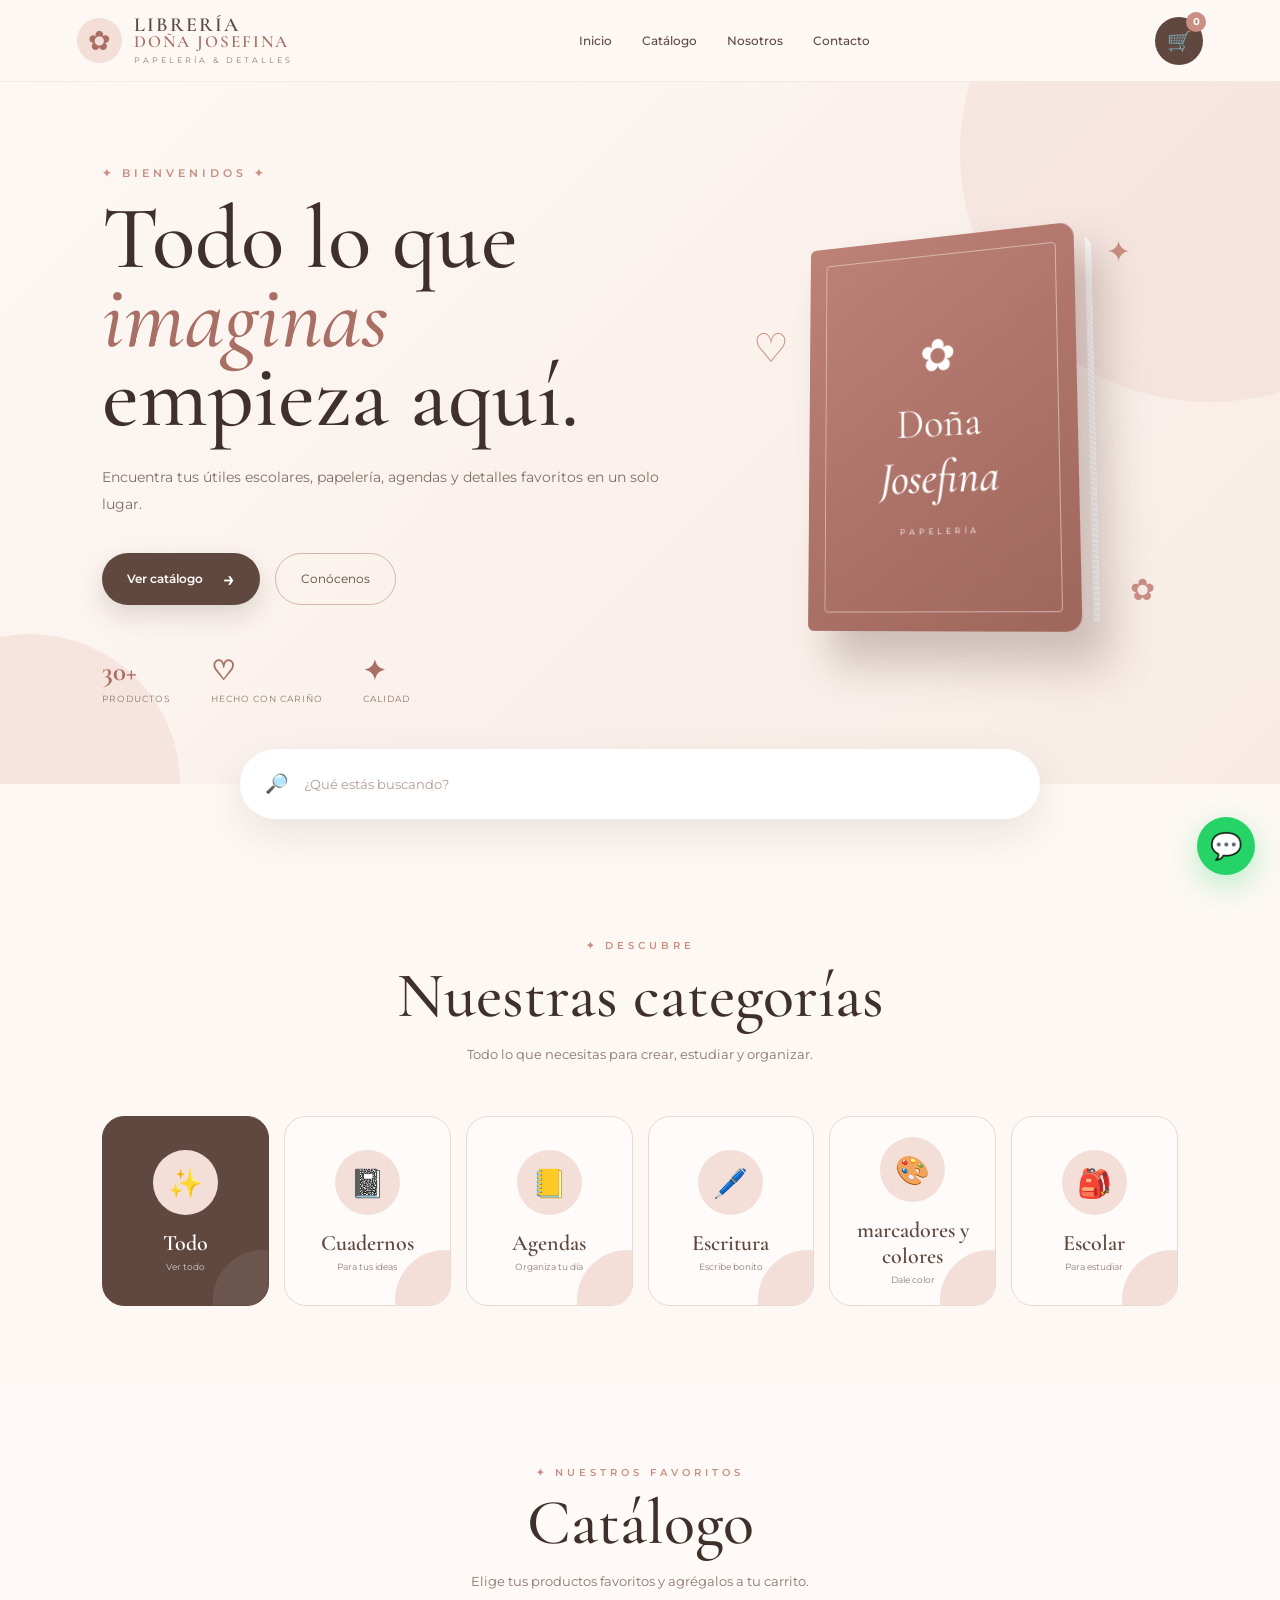
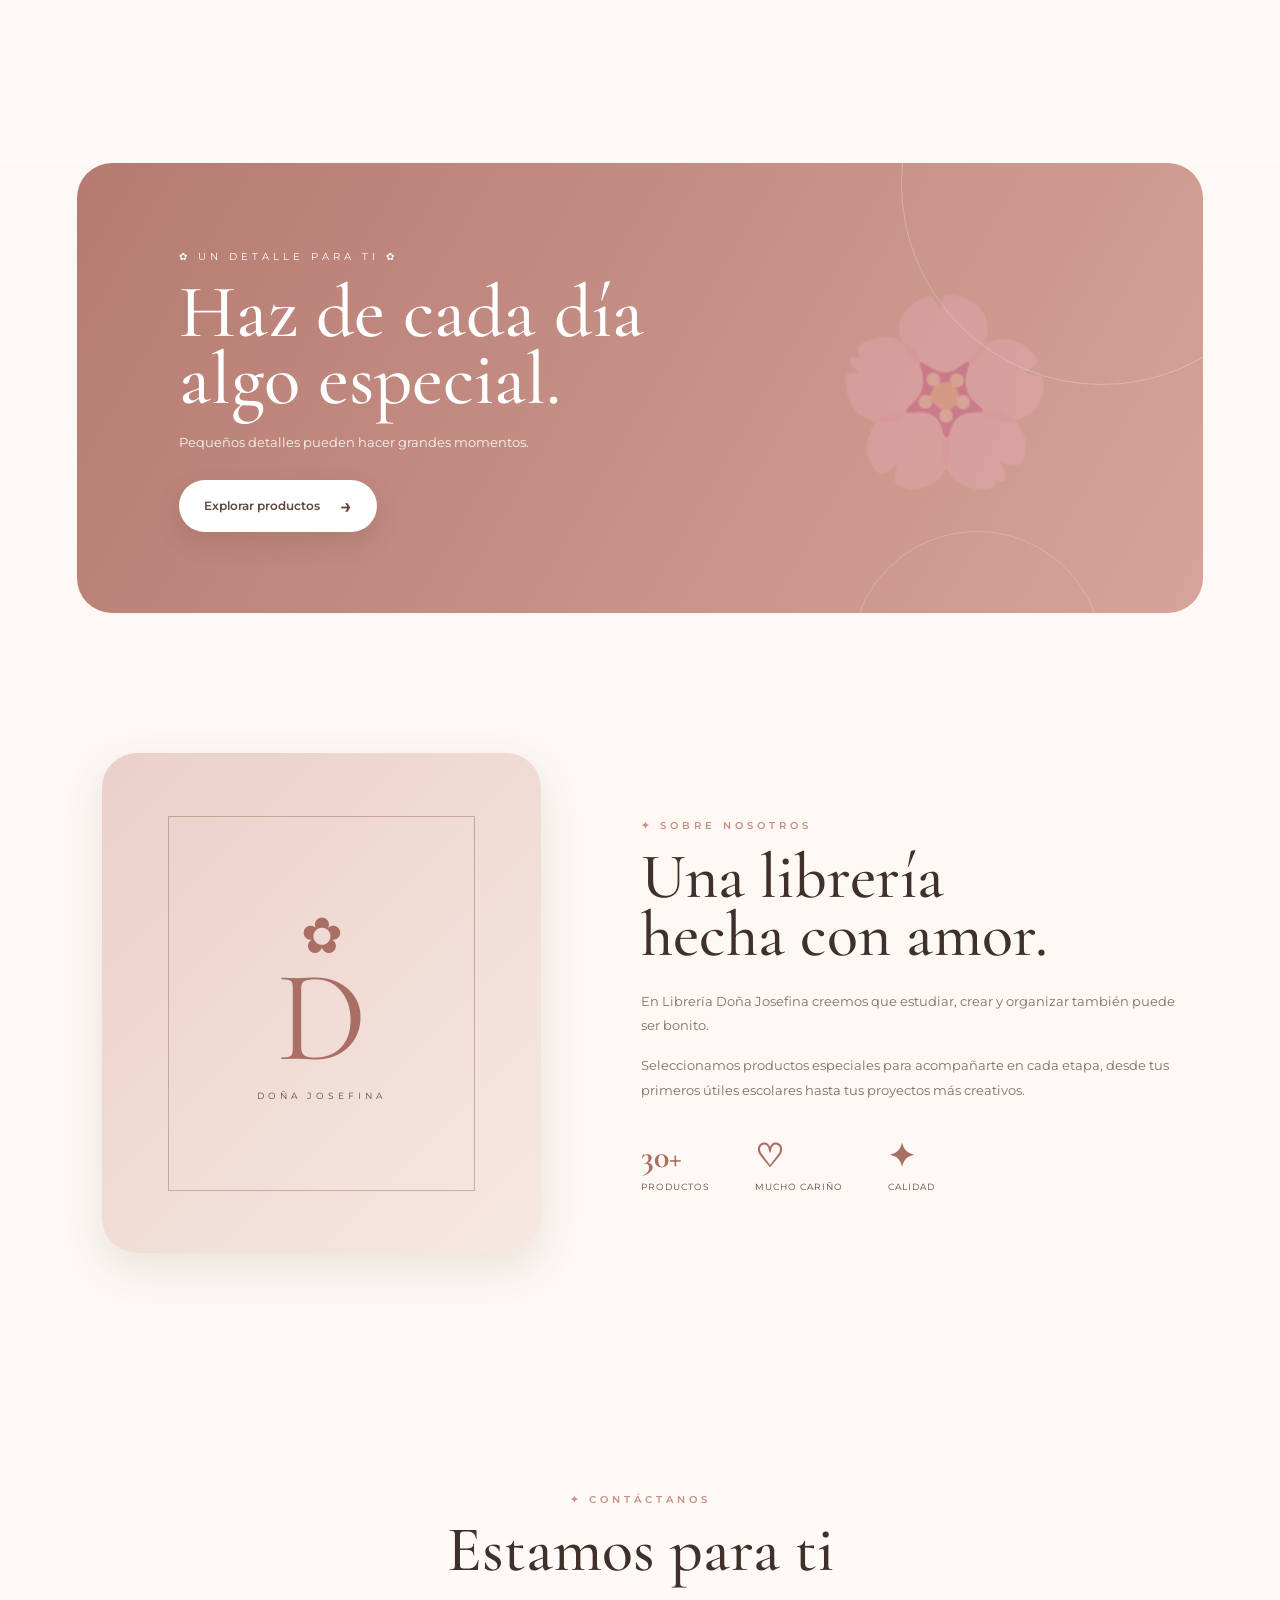
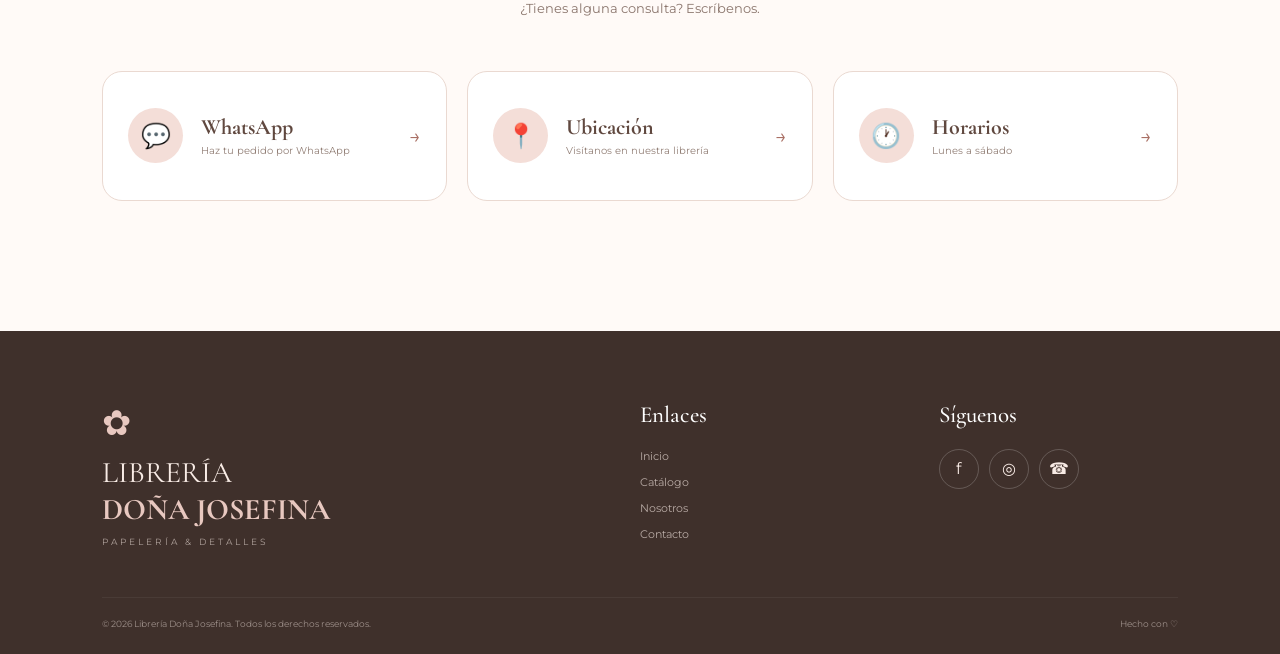
<file: prueba web/index.htm>
<!DOCTYPE html>
<html lang="es">

<head>
    <meta charset="UTF-8">

    <meta
        name="viewport"
        content="width=device-width, initial-scale=1.0"
    >

    <meta
        name="description"
        content="Librería Doña Josefina - Útiles escolares b, agendas, cuadernos y productos aesthetic."
    >

    <title>
        Librería Doña Josefina
    </title>

    <!-- Google Fonts -->
    <link rel="preconnect" href="https://fonts.googleapis.com">

    <link rel="preconnect" href="https://fonts.gstatic.com" crossorigin>

    <link
        href="https://fonts.googleapis.com/css2?family=Cormorant+Garamond:wght@400;500;600;700&family=Montserrat:wght@300;400;500;600;700&display=swap"
        rel="stylesheet"
    >

    <!-- CSS -->
    <link
        rel="stylesheet"
        href="style.css"
    >
</head>

<body>

    <!-- =====================================================
         HEADER
    ====================================================== -->

    <header class="header">

        <div class="logo">

            <span class="logo-flor">
                ✿
            </span>

            <div>

                <h1>
                    LIBRERÍA
                    <span>
                        DOÑA JOSEFINA
                    </span>
                </h1>

                <p>
                    Papelería &amp; Detalles
                </p>

            </div>

        </div>

        <nav class="menu">

            <a href="#inicio">
                Inicio
            </a>

            <a href="productos.html">
                Catálogo
            </a>

            <a href="#nosotros">
                Nosotros
            </a>

            <a href="#contacto">
                Contacto
            </a>

        </nav>

        <button
            class="boton-carrito"
            aria-label="Abrir carrito"
        >

            🛒

            <b>
                0
            </b>

        </button>

    </header>

    <!-- =====================================================
         HERO / INICIO
    ====================================================== -->

    <main>

        <section
            class="hero"
            id="inicio"
        >

            <div class="hero-contenido">

                <span class="etiqueta">
                    ✦ BIENVENIDOS ✦
                </span>

                <h2>

                    Todo lo que
                    <span>
                        imaginas
                    </span>

                    <br>

                    empieza aquí.

                </h2>

                <p>

                    Encuentra tus útiles escolares,
                    papelería, agendas y detalles
                    favoritos en un solo lugar.

                </p>

                <div class="hero-botones">

                    <a
                        href="#catalogo"
                        class="boton-principal"
                    >

                        Ver catálogo

                        <span>
                            →
                        </span>

                    </a>

                    <a
                        href="#nosotros"
                        class="boton-secundario"
                    >

                        Conócenos

                    </a>

                </div>

                <div class="hero-detalles">

                    <div>

                        <strong>
                            30+
                        </strong>

                        <span>
                            Productos
                        </span>

                    </div>

                    <div>

                        <strong>
                            ♡
                        </strong>

                        <span>
                            Hecho con cariño
                        </span>

                    </div>

                    <div>

                        <strong>
                            ✦
                        </strong>

                        <span>
                            Calidad
                        </span>

                    </div>

                </div>

            </div>

            <!-- LIBRO 3D -->

            <div class="hero-visual">

                <div class="decoracion decoracion-1">
                    ✦
                </div>

                <div class="decoracion decoracion-2">
                    ♡
                </div>

                <div class="decoracion decoracion-3">
                    ✿
                </div>

                <div class="libro-3d">

                    <div class="libro-portada">

                        <span>
                            ✿
                        </span>

                        <h3>
                            Doña
                        </h3>

                        <h4>
                            Josefina
                        </h4>

                        <small>
                            PAPELERÍA
                        </small>

                    </div>

                    <div class="libro-hojas">

                    </div>

                    <div class="libro-lomo">

                    </div>

                </div>

            </div>

        </section>

        <!-- =================================================
             BARRA DE BÚSQUEDA
        ================================================== -->

        <section class="buscador-seccion">

            <div class="buscador-contenido">

                <div class="buscador-icono">
                    🔎
                </div>

                <input
                    type="text"
                    placeholder="¿Qué estás buscando?"
                    aria-label="Buscar productos"
                >

            </div>

        </section>

        <!-- =================================================
             CATEGORÍAS
        ================================================== -->

        <section
            class="categorias"
            id="categorias"
        >

            <div class="seccion-titulo">

                <span>
                    ✦ DESCUBRE
                </span>

                <h2>
                    Nuestras categorías
                </h2>

                <p>
                    Todo lo que necesitas para crear,
                    estudiar y organizar.
                </p>

            </div>

            <div class="categorias-grid">

                <button
                    class="categoria-card filtro activo"
                    data-categoria="Todos"
                >

                    <div class="categoria-icono">
                        ✨
                    </div>

                    <h3>
                        Todo
                    </h3>

                    <span>
                        Ver todo
                    </span>

                </button>

                <button
                    class="categoria-card filtro"
                    data-categoria="Cuadernos"
                >

                    <div class="categoria-icono">
                        📓
                    </div>

                    <h3>
                        Cuadernos
                    </h3>

                    <span>
                        Para tus ideas
                    </span>

                </button>

                <button
                    class="categoria-card filtro"
                    data-categoria="Agendas"
                >

                    <div class="categoria-icono">
                        📒
                    </div>

                    <h3>
                        Agendas
                    </h3>

                    <span>
                        Organiza tu día
                    </span>

                </button>

                <button
                    class="categoria-card filtro"
                    data-categoria="Escritura"
                >

                    <div class="categoria-icono">
                        🖊️
                    </div>

                    <h3>
                        Escritura
                    </h3>

                    <span>
                        Escribe bonito
                    </span>

                </button>

                <button
                    class="categoria-card filtro"
                    data-categoria="Colores"
                >

                    <div class="categoria-icono">
                        🎨
                    </div>

                    <h3>
                        marcadores y colores
                    </h3>

                    <span>
                        Dale color
                    </span>

                </button>

                <button
                    class="categoria-card filtro"
                    data-categoria="Escolar"
                >

                    <div class="categoria-icono">
                        🎒
                    </div>

                    <h3>
                        Escolar
                    </h3>

                    <span>
                        Para estudiar
                    </span>

                </button>

            </div>

        </section>

        <!-- =================================================
             CATÁLOGO
        ================================================== -->

        <section
            class="catalogo"
            id="catalogo"
        >

            <div class="seccion-titulo">

                <span>
                    ✦ NUESTROS FAVORITOS
                </span>

                <h2>
                    Catálogo
                </h2>

                <p>
                    Elige tus productos favoritos
                    y agrégalos a tu carrito.
                </p>

            </div>

            <!-- AQUÍ JAVASCRIPT INSERTARÁ LOS PRODUCTOS -->

            <div class="productos">

                <!-- Los 30 productos se generan
                     automáticamente mediante JavaScript -->

            </div>

        </section>

        <!-- =================================================
             BANNER
        ================================================== -->

        <section class="banner">

            <div class="banner-contenido">

                <span>
                    ✿ UN DETALLE PARA TI ✿
                </span>

                <h2>
                    Haz de cada día
                    <br>
                    algo especial.
                </h2>

                <p>
                    Pequeños detalles pueden hacer
                    grandes momentos.
                </p>

                <a
                    href="productos.html"
                    class="boton-principal"
                >

                    Explorar productos

                    <span>
                        →
                    </span>

                </a>

            </div>

            <div class="banner-decoracion">

                🌸

            </div>

        </section>

        <!-- =================================================
             NOSOTROS
        ================================================== -->

        <section
            class="nosotros"
            id="nosotros"
        >

            <div class="nosotros-imagen">

                <div class="marco-decorativo">

                    <span>
                        ✿
                    </span>

                    <strong>
                        D
                    </strong>

                    <small>
                        DOÑA JOSEFINA
                    </small>

                </div>

            </div>

            <div class="nosotros-contenido">

                <span>
                    ✦ SOBRE NOSOTROS
                </span>

                <h2>
                    Una librería
                    <br>
                    hecha con amor.
                </h2>

                <p>

                    En Librería Doña Josefina
                    creemos que estudiar, crear y
                    organizar también puede ser bonito.

                </p>

                <p>

                    Seleccionamos productos especiales
                    para acompañarte en cada etapa,
                    desde tus primeros útiles escolares
                    hasta tus proyectos más creativos.

                </p>

                <div class="nosotros-datos">

                    <div>

                        <strong>
                            30+
                        </strong>

                        <span>
                            Productos
                        </span>

                    </div>

                    <div>

                        <strong>
                            ♡
                        </strong>

                        <span>
                            Mucho cariño
                        </span>

                    </div>

                    <div>

                        <strong>
                            ✦
                        </strong>

                        <span>
                            Calidad
                        </span>

                    </div>

                </div>

            </div>

        </section>

        <!-- =================================================
             CONTACTO
        ================================================== -->

        <section
            class="contacto"
            id="contacto"
        >

            <div class="seccion-titulo">

                <span>
                    ✦ CONTÁCTANOS
                </span>

                <h2>
                    Estamos para ti
                </h2>

                <p>
                    ¿Tienes alguna consulta?
                    Escríbenos.
                </p>

            </div>

            <div class="contacto-grid">

                <a
                    href="https://wa.me/59168575636"
                    target="_blank"
                    class="contacto-card whatsapp"
                >

                    <div class="contacto-icono">
                        💬
                    </div>

                    <div>

                        <h3>
                            WhatsApp
                        </h3>

                        <p>
                            Haz tu pedido por WhatsApp
                        </p>

                    </div>

                    <span>
                        →
                    </span>

                </a>

                <div class="contacto-card">

                    <div class="contacto-icono">
                        📍
                    </div>

                    <div>

                        <h3>
                            Ubicación
                        </h3>

                        <p>
                            Visítanos en nuestra librería
                        </p>

                    </div>

                    <span>
                        →
                    </span>

                </div>

                <div class="contacto-card">

                    <div class="contacto-icono">
                        🕐
                    </div>

                    <div>

                        <h3>
                            Horarios
                        </h3>

                        <p>
                            Lunes a sábado
                        </p>

                    </div>

                    <span>
                        →
                    </span>

                </div>

            </div>

        </section>

    </main>

    <!-- =====================================================
         FOOTER
    ====================================================== -->

    <footer class="footer">

        <div class="footer-contenido">

            <div class="footer-logo">

                <span>
                    ✿
                </span>

                <h2>
                    LIBRERÍA
                    <strong>
                        DOÑA JOSEFINA
                    </strong>
                </h2>

                <p>
                    Papelería &amp; Detalles
                </p>

            </div>

            <div class="footer-links">

                <h3>
                    Enlaces
                </h3>

                <a href="#inicio">
                    Inicio
                </a>

                <a href="#catalogo">
                    Catálogo
                </a>

                <a href="#nosotros">
                    Nosotros
                </a>

                <a href="#contacto">
                    Contacto
                </a>

            </div>

            <div class="footer-social">

                <h3>
                    Síguenos
                </h3>

                <div>

                    <a
                        href="#"
                        aria-label="Facebook"
                    >
                        f
                    </a>

                    <a
                        href="#"
                        aria-label="Instagram"
                    >
                        ◎
                    </a>

                    <a
                        href="https://wa.me/59168575636"
                        target="_blank"
                        aria-label="WhatsApp"
                    >
                        ☎
                    </a>

                </div>

            </div>

        </div>

        <div class="footer-bottom">

            <p>
                © 2026 Librería Doña Josefina.
                Todos los derechos reservados.
            </p>

            <p>
                Hecho con ♡
            </p>

        </div>

    </footer>

    <!-- =====================================================
         CARRITO
    ====================================================== -->

    <div
        class="fondo-carrito"
        aria-hidden="true"
    >

        <aside class="carrito">

            <div class="carrito-header">

                <div>

                    <span>
                        ✦ TU COMPRA
                    </span>

                    <h2>
                        Mi carrito
                    </h2>

                </div>

                <button
                    class="cerrar-carrito"
                    aria-label="Cerrar carrito"
                >

                    ×

                </button>

            </div>

            <div class="productos-carrito">

                <!-- JavaScript colocará
                     los productos aquí -->

            </div>

            <div class="carrito-footer">

                <div class="carrito-total">

                    <span>
                        Total
                    </span>

                    <strong id="totalCarrito">
                        Bs. 0.00
                    </strong>

                </div>

                <button
                    class="boton-comprar"
                >

                    💬 Comprar por WhatsApp

                </button>

                <button
                    class="boton-vaciar"
                >

                    Vaciar carrito

                </button>

            </div>

        </aside>

    </div>

    <!-- =====================================================
         BOTÓN VOLVER ARRIBA
    ====================================================== -->

    <button
        class="volver-arriba"
        aria-label="Volver arriba"
    >

        ↑

    </button>

    <!-- =====================================================
         BOTÓN WHATSAPP FLOTANTE
    ====================================================== -->

    <a
        href="https://wa.me/59168575636"
        target="_blank"
        class="whatsapp-flotante"
        aria-label="Contactar por WhatsApp"
    >

        💬

    </a>

    <script src="script.js"></script>
    <script src="pro.js"></script>
</body>
</html>
</file>
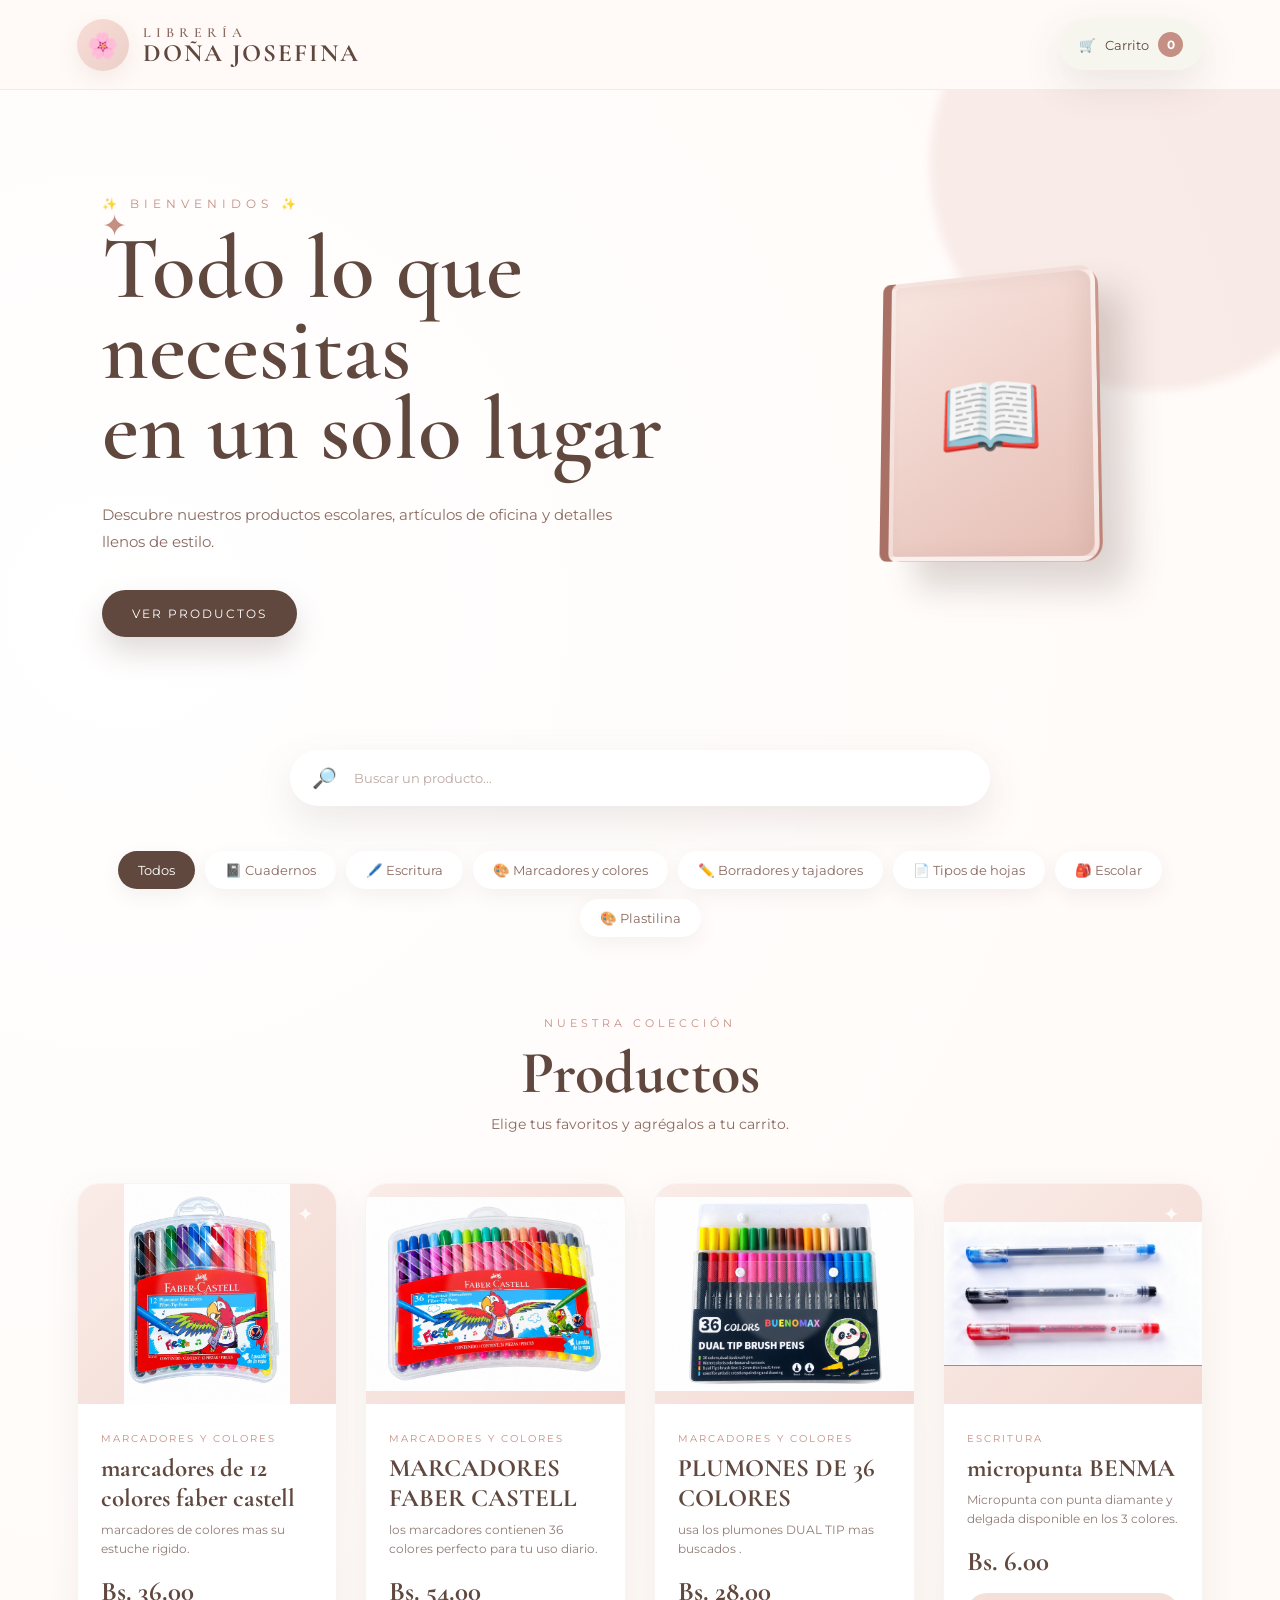
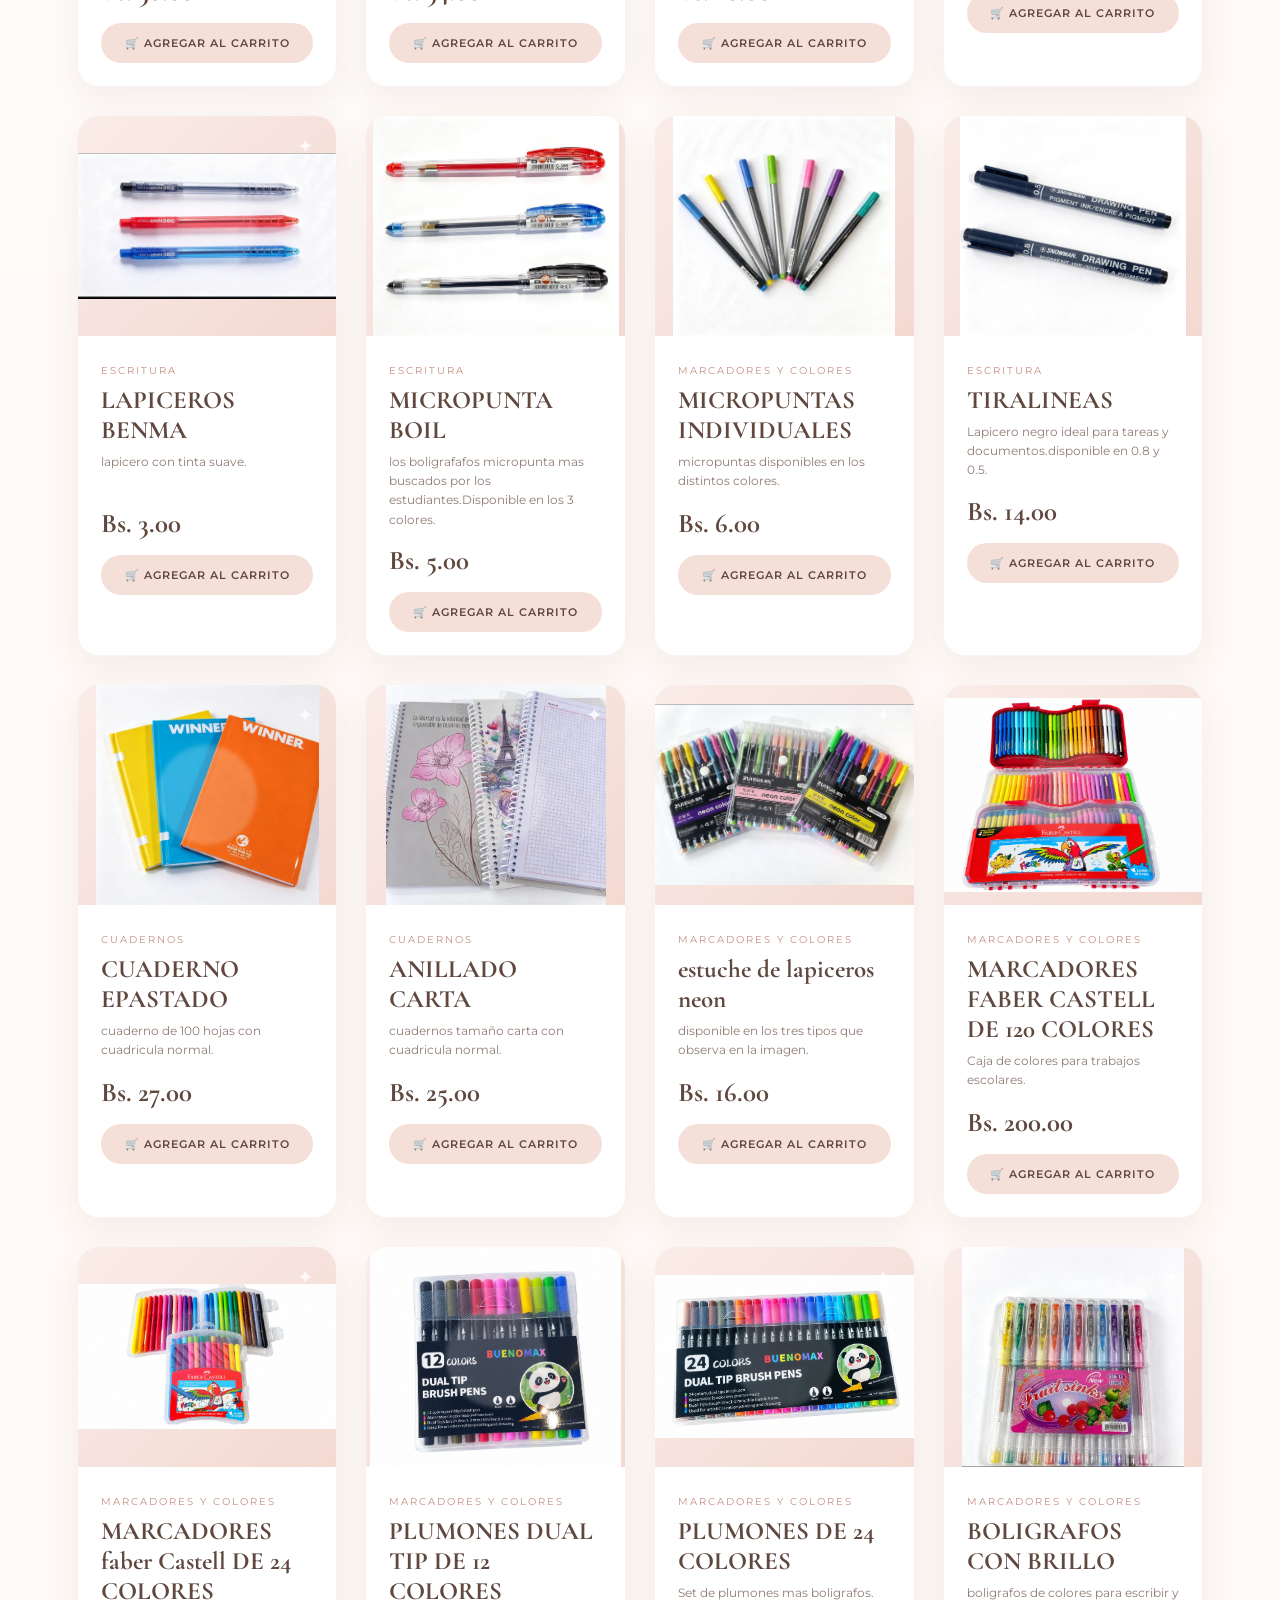
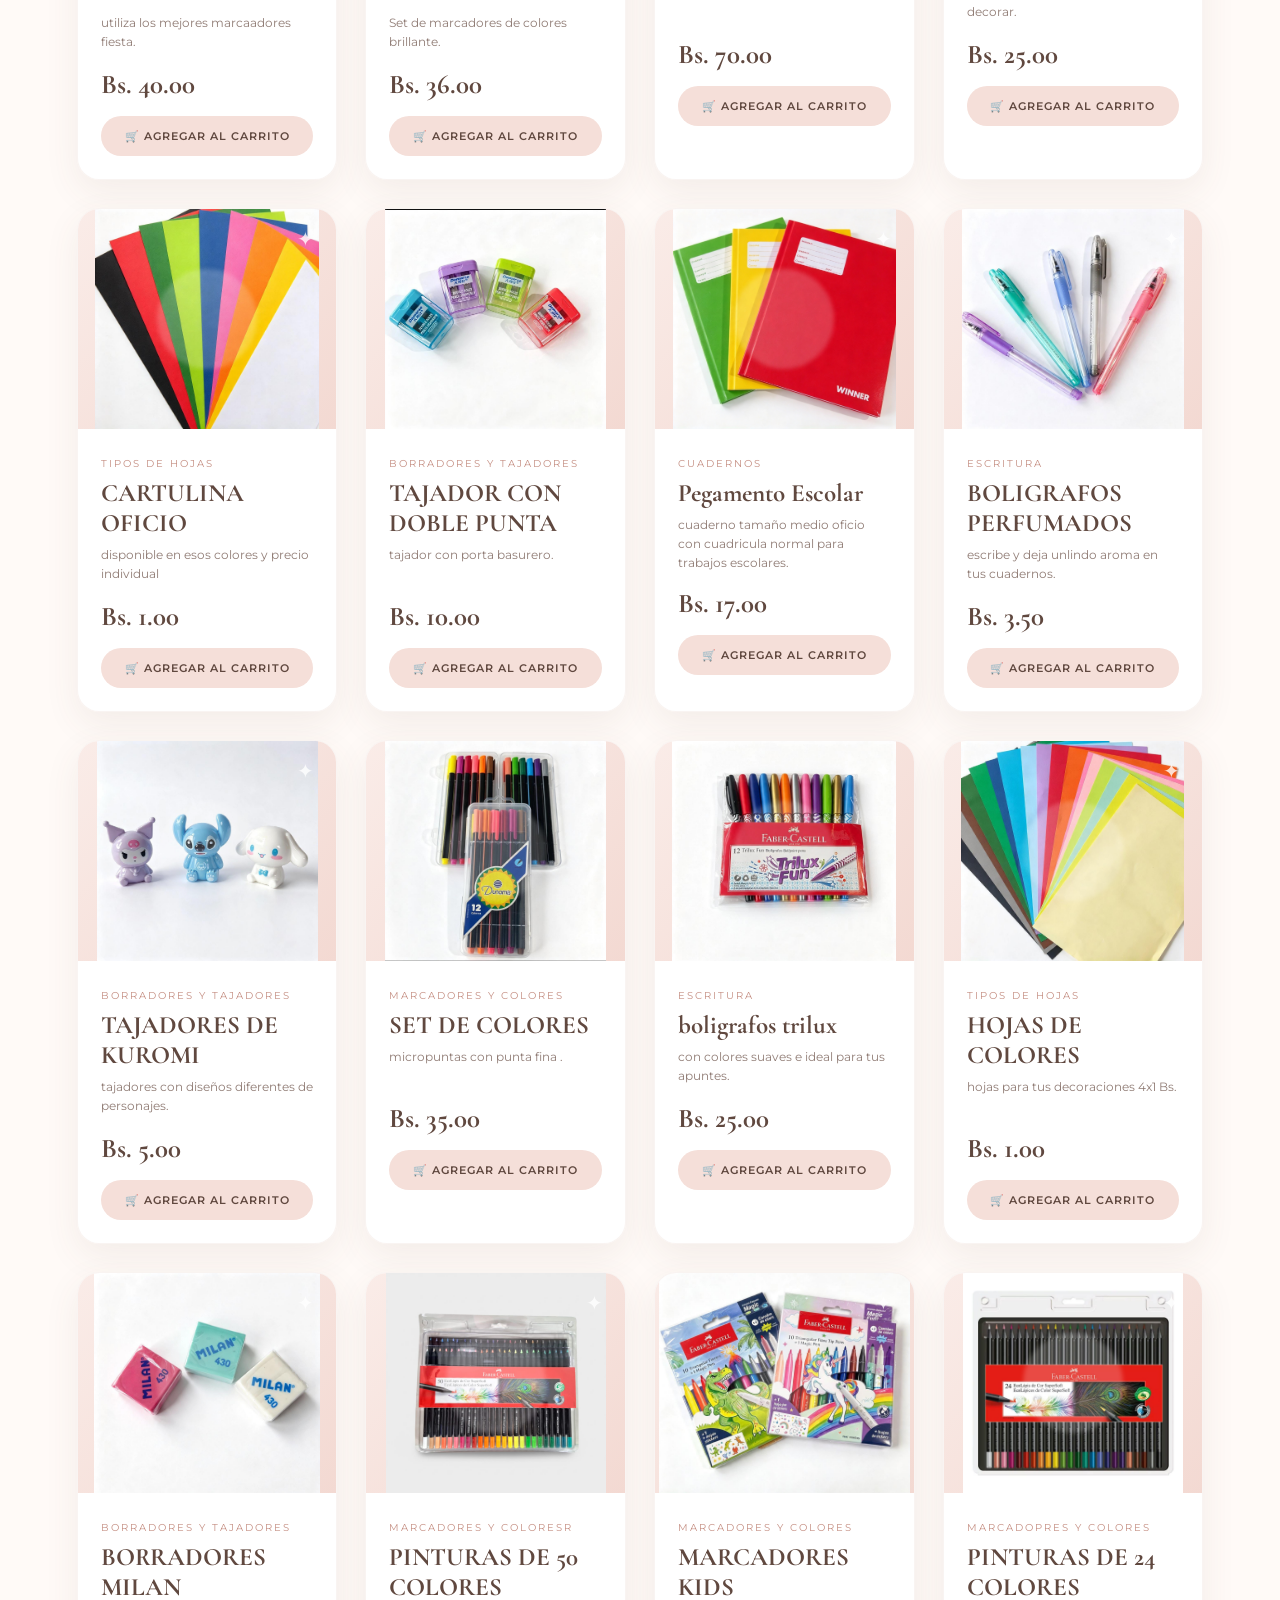
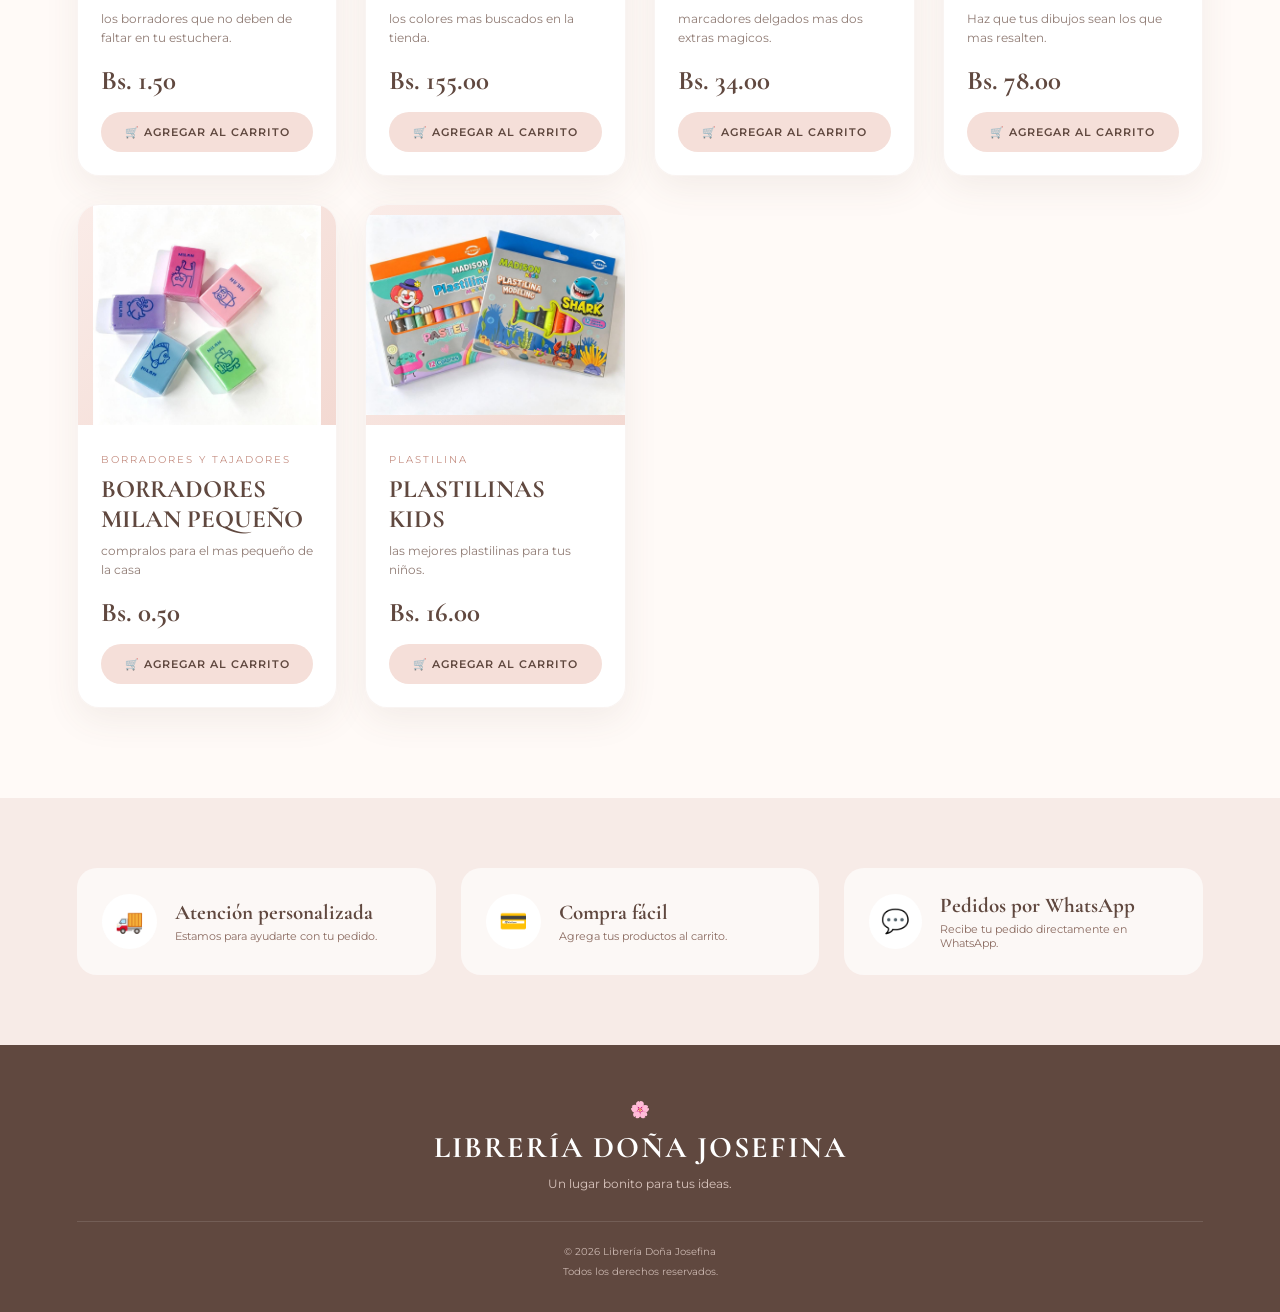
<file: prueba web/productos.html>
<!DOCTYPE html>
<html lang="es">

<head>
    <meta charset="UTF-8">

    <meta name="viewport"
          content="width=device-width, initial-scale=1.0">

    <title>
        Librería Doña Josefina
    </title>

    <!-- Google Fonts -->
    <link rel="preconnect"
          href="https://fonts.googleapis.com">

    <link rel="preconnect"
          href="https://fonts.gstatic.com"
          crossorigin>

    <link href="https://fonts.googleapis.com/css2?family=Cormorant+Garamond:wght@400;500;600;700&family=Montserrat:wght@300;400;500;600&display=swap"
          rel="stylesheet">

    <!-- CSS -->
    <link rel="stylesheet"
          href="pro.css">
</head>


<body>


    <!-- ==================================================
         ENCABEZADO
    =================================================== -->

    <header class="encabezado">

        <div class="logo">

            <span class="logo-icono">
                🌸
            </span>

            <div>

                <h1>
                    LIBRERÍA
                </h1>

                <h2>
                    DOÑA JOSEFINA
                </h2>

            </div>

        </div>


        <!-- BOTÓN DEL CARRITO -->

        <button
            class="boton-carrito"
            id="abrirCarrito"
            type="button"
        >

            🛒

            <span>
                Carrito
            </span>

            <b id="contadorCarrito">
                0
            </b>

        </button>

    </header>



    <!-- ==================================================
         PRESENTACIÓN
    =================================================== -->

    <section class="hero">

        <div class="hero-contenido">

            <span class="hero-pequeno">
                ✨ BIENVENIDOS ✨
            </span>

            <h2>
                Todo lo que necesitas
                <br>
                en un solo lugar
            </h2>

            <p>
                Descubre nuestros productos escolares,
                artículos de oficina y detalles
                llenos de estilo.
            </p>

            <a
                href="#productos"
                class="boton-principal"
            >
                VER PRODUCTOS
            </a>

        </div>


        <div class="hero-decoracion">

            <div class="libro-3d">

                <span>
                    📖
                </span>

            </div>

        </div>

    </section>



    <!-- ==================================================
         BUSCADOR
    =================================================== -->

    <section class="zona-buscador">

        <div class="buscador">

            <span>
                🔎
            </span>

            <input
                type="text"
                id="buscador"
                placeholder="Buscar un producto..."
            >

        </div>

    </section>



    <!-- ==================================================
         CATEGORÍAS
    =================================================== -->

    
<section class="categorias">

    <button class="filtro activo" data-categoria="Todos">
        Todos
    </button>

    <button class="filtro" data-categoria="Cuadernos">
        📓 Cuadernos
    </button>

    <button class="filtro" data-categoria="Escritura">
        🖊️ Escritura
    </button>

    <button class="filtro" data-categoria="Marcadores y colores">
        🎨 Marcadores y colores
    </button>

    <button class="filtro" data-categoria="Borradores y tajadores">
        ✏️ Borradores y tajadores
    </button>

    <button class="filtro" data-categoria="Tipos de hojas">
        📄 Tipos de hojas
    </button>
    <button class="filtro" data-categoria="Escolar">
        🎒 Escolar
    </button>

<button class="filtro" data-categoria="Plastilina">
    🎨 Plastilina
</button>

</section>


    <!-- ==================================================
         CATÁLOGO
    =================================================== -->

    <main id="productos"
          class="catalogo">

        <div class="titulo-seccion">

            <span>
                NUESTRA COLECCIÓN
            </span>

            <h2>
                Productos
            </h2>

            <p>
                Elige tus favoritos y agrégalos a tu carrito.
            </p>

        </div>


        <!--
            LOS 30 PRODUCTOS
            SE GENERARÁN AUTOMÁTICAMENTE
            DESDE JAVASCRIPT.
        -->

        <div
            class="productos"
            id="listaProductos"
        >
        </div>

    </main>



    <!-- ==================================================
         CARRITO
    =================================================== -->

    <div
        class="fondo-carrito"
        id="fondoCarrito"
        aria-hidden="true"
    >

        <aside class="carrito">

            <div class="carrito-encabezado">

                <div>

                    <span>
                        TU COMPRA
                    </span>

                    <h2>
                        🛒 Mi carrito
                    </h2>

                </div>


                <button
                    class="cerrar-carrito"
                    id="cerrarCarrito"
                    type="button"
                >
                    ×
                </button>

            </div>



            <!-- PRODUCTOS DEL CARRITO -->

            <div
                class="productos-carrito"
                id="productosCarrito"
            >

                <div class="carrito-vacio">

                    <div>
                        🛒
                    </div>

                    <h3>
                        Tu carrito está vacío
                    </h3>

                    <p>
                        Agrega algunos productos
                        para comenzar tu compra.
                    </p>

                </div>

            </div>



            <!-- TOTAL -->

            <div class="carrito-pie">

                <div class="total">

                    <span>
                        TOTAL
                    </span>

                    <strong id="totalCarrito">
                        Bs. 0.00
                    </strong>

                </div>


                <button
                    class="boton-vaciar"
                    id="vaciarCarrito"
                    type="button"
                >

                    🗑️ Vaciar carrito

                </button>


                <button
                    class="boton-comprar"
                    id="comprarWhatsApp"
                    type="button"
                >

                    💬 Comprar por WhatsApp

                </button>

            </div>

        </aside>

    </div>



    <!-- ==================================================
         INFORMACIÓN
    =================================================== -->

    <section class="informacion">

        <div class="informacion-card">

            <span>
                🚚
            </span>

            <div>

                <h3>
                    Atención personalizada
                </h3>

                <p>
                    Estamos para ayudarte con tu pedido.
                </p>

            </div>

        </div>


        <div class="informacion-card">

            <span>
                💳
            </span>

            <div>

                <h3>
                    Compra fácil
                </h3>

                <p>
                    Agrega tus productos al carrito.
                </p>

            </div>

        </div>


        <div class="informacion-card">

            <span>
                💬
            </span>

            <div>

                <h3>
                    Pedidos por WhatsApp
                </h3>

                <p>
                    Recibe tu pedido directamente en WhatsApp.
                </p>

            </div>

        </div>

    </section>



    <!-- ==================================================
         PIE DE PÁGINA
    =================================================== -->

    <footer class="footer">

        <div class="footer-logo">

            🌸

            <h2>
                LIBRERÍA DOÑA JOSEFINA
            </h2>

            <p>
                Un lugar bonito para tus ideas.
            </p>

        </div>


        <div class="footer-derechos">

            <p>
                © 2026 Librería Doña Josefina
            </p>

            <p>
                Todos los derechos reservados.
            </p>

        </div>

    </footer>



    <!-- ==================================================
         BOTÓN VOLVER ARRIBA
    =================================================== -->

    <button
        class="volver-arriba"
        id="volverArriba"
        type="button"
    >
        ↑
    </button>

    <script src="pro.js"></script>

</body>
</html>
</file>
<file: prueba web/style.css>
/* =========================================================
   LIBRERÍA DOÑA JOSEFINA
   ESTILOS CSS
========================================================= */

/* =========================================================
   1. VARIABLES
========================================================= */

:root {

    --crema: #fdf8f4;
    --crema-2: #f8eee8;
    --rosa: #e8c8c0;
    --rosa-claro: #f4ded8;
    --rosa-fuerte: #c98f83;
    --terracota: #a96f64;
    --marron: #60483f;
    --marron-oscuro: #3f302b;
    --blanco: #ffffff;
    --verde: #6f9d7a;

    --sombra:
        0 15px 40px rgba(96, 72, 63, 0.12);

    --sombra-fuerte:
        0 25px 60px rgba(96, 72, 63, 0.20);

    --radio: 22px;

    --transicion:
        all 0.35s ease;

}

/* =========================================================
   2. RESET
========================================================= */

* {

    margin: 0;

    padding: 0;

    box-sizing: border-box;

}

html {

    scroll-behavior: smooth;

}

body {

    font-family:
        "Montserrat",
        sans-serif;

    background:
        var(--crema);

    color:
        var(--marron);

    overflow-x: hidden;

}

button,
input {

    font-family: inherit;

}

button {

    cursor: pointer;

}

a {

    text-decoration: none;

    color: inherit;

}

/* =========================================================
   3. HEADER
========================================================= */

.header {

    position: sticky;

    top: 0;

    z-index: 1000;

    width: 100%;

    min-height: 82px;

    padding:
        15px 6%;

    display: flex;

    align-items: center;

    justify-content: space-between;

    gap: 30px;

    background:
        rgba(253, 248, 244, 0.92);

    backdrop-filter:
        blur(15px);

    -webkit-backdrop-filter:
        blur(15px);

    border-bottom:
        1px solid rgba(201, 143, 131, 0.15);

}

/* LOGO */

.logo {

    display: flex;

    align-items: center;

    gap: 12px;

}

.logo-flor {

    width: 45px;

    height: 45px;

    display: grid;

    place-items: center;

    border-radius: 50%;

    background:
        var(--rosa-claro);

    color:
        var(--terracota);

    font-size: 27px;

    animation:
        girarSuave 8s linear infinite;

}

.logo h1 {

    font-family:
        "Cormorant Garamond",
        serif;

    font-size: 20px;

    line-height: 0.9;

    letter-spacing: 2px;

    font-weight: 600;

}

.logo h1 span {

    display: block;

    font-size: 17px;

    color:
        var(--terracota);

}

.logo p {

    margin-top: 5px;

    font-size: 8px;

    letter-spacing: 3px;

    text-transform: uppercase;

    color:
        #92766c;

}

/* =========================================================
   4. MENÚ
========================================================= */

.menu {

    display: flex;

    align-items: center;

    gap: 30px;

}

.menu a {

    position: relative;

    font-size: 12px;

    font-weight: 500;

    color:
        var(--marron);

    transition:
        var(--transicion);

}

.menu a::after {

    content: "";

    position: absolute;

    left: 0;

    bottom: -7px;

    width: 0;

    height: 2px;

    border-radius: 10px;

    background:
        var(--rosa-fuerte);

    transition:
        width 0.3s ease;

}

.menu a:hover {

    color:
        var(--rosa-fuerte);

}

.menu a:hover::after {

    width: 100%;

}

/* =========================================================
   5. BOTÓN CARRITO
========================================================= */

.boton-carrito {

    position: relative;

    width: 48px;

    height: 48px;

    border: none;

    border-radius: 50%;

    background:
        var(--marron);

    color:
        white;

    font-size: 20px;

    transition:
        var(--transicion);

}

.boton-carrito:hover {

    transform:
        translateY(-4px)
        rotate(-5deg);

    box-shadow:
        var(--sombra);

}

.boton-carrito b {

    position: absolute;

    top: -5px;

    right: -3px;

    min-width: 20px;

    height: 20px;

    padding: 0 5px;

    display: grid;

    place-items: center;

    border-radius: 50%;

    background:
        var(--rosa-fuerte);

    color: white;

    font-size: 10px;

}

/* =========================================================
   6. HERO
========================================================= */

.hero {

    position: relative;

    min-height: 680px;

    padding:
        80px 8%;

    display: grid;

    grid-template-columns:
        1.1fr 0.9fr;

    align-items: center;

    gap: 50px;

    overflow: hidden;

    background:
        linear-gradient(
            135deg,
            #fdf8f4 0%,
            #f8ebe5 100%
        );

}

.hero::before {

    content: "";

    position: absolute;

    width: 500px;

    height: 500px;

    border-radius: 50%;

    right: -180px;

    top: -180px;

    background:
        rgba(232, 200, 192, 0.28);

}

.hero::after {

    content: "";

    position: absolute;

    width: 300px;

    height: 300px;

    border-radius: 50%;

    left: -120px;

    bottom: -150px;

    background:
        rgba(244, 222, 216, 0.7);

}

/* HERO TEXTO */

.hero-contenido {

    position: relative;

    z-index: 2;

    animation:
        aparecerIzquierda 1s ease both;

}

.etiqueta {

    display: inline-block;

    margin-bottom: 20px;

    color:
        var(--rosa-fuerte);

    font-size: 11px;

    font-weight: 600;

    letter-spacing: 4px;

}

.hero h2 {

    max-width: 700px;

    font-family:
        "Cormorant Garamond",
        serif;

    font-size:
        clamp(55px, 7vw, 100px);

    line-height: 0.88;

    font-weight: 500;

    color:
        var(--marron-oscuro);

}

.hero h2 span {

    color:
        var(--terracota);

    font-style: italic;

}

.hero-contenido > p {

    max-width: 570px;

    margin-top: 28px;

    font-size: 14px;

    line-height: 1.9;

    color:
        #806e66;

}

/* =========================================================
   7. BOTONES HERO
========================================================= */

.hero-botones {

    display: flex;

    align-items: center;

    gap: 15px;

    margin-top: 35px;

}

.boton-principal {

    display: inline-flex;

    align-items: center;

    justify-content: center;

    gap: 20px;

    min-height: 52px;

    padding:
        0 25px;

    border-radius: 50px;

    background:
        var(--marron);

    color:
        white;

    font-size: 12px;

    font-weight: 600;

    transition:
        var(--transicion);

    box-shadow:
        0 10px 25px rgba(96, 72, 63, 0.18);

}

.boton-principal span {

    font-size: 20px;

    transition:
        transform 0.3s ease;

}

.boton-principal:hover {

    background:
        var(--terracota);

    transform:
        translateY(-4px);

    box-shadow:
        0 15px 30px rgba(96, 72, 63, 0.25);

}

.boton-principal:hover span {

    transform:
        translateX(5px);

}

.boton-secundario {

    display: inline-flex;

    align-items: center;

    justify-content: center;

    min-height: 52px;

    padding:
        0 25px;

    border:
        1px solid #d8b5ac;

    border-radius: 50px;

    color:
        var(--marron);

    font-size: 12px;

    transition:
        var(--transicion);

}

.boton-secundario:hover {

    background:
        white;

    transform:
        translateY(-3px);

}

/* =========================================================
   8. DETALLES HERO
========================================================= */

.hero-detalles {

    display: flex;

    gap: 40px;

    margin-top: 50px;

}

.hero-detalles div {

    display: flex;

    flex-direction: column;

    gap: 5px;

}

.hero-detalles strong {

    font-family:
        "Cormorant Garamond",
        serif;

    font-size: 27px;

    color:
        var(--terracota);

}

.hero-detalles span {

    font-size: 9px;

    text-transform: uppercase;

    letter-spacing: 1px;

    color:
        #92766c;

}

/* =========================================================
   9. LIBRO 3D
========================================================= */

.hero-visual {

    position: relative;

    min-height: 500px;

    display: grid;

    place-items: center;

    perspective: 1200px;

    animation:
        aparecerDerecha 1s ease both;

}

.libro-3d {

    position: relative;

    width: 280px;

    height: 390px;

    transform-style:
        preserve-3d;

    transform:
        rotateY(-20deg)
        rotateX(7deg)
        rotateZ(-3deg);

    transition:
        transform 0.5s ease;

    animation:
        flotarLibro 5s ease-in-out infinite;

}

.libro-portada {

    position: absolute;

    inset: 0;

    border-radius:
        6px 15px 15px 6px;

    background:
        linear-gradient(
            145deg,
            #bd8277,
            #9f665c
        );

    box-shadow:
        25px 30px 40px rgba(70, 45, 38, 0.25);

    transform:
        translateZ(25px);

    display: flex;

    flex-direction: column;

    align-items: center;

    justify-content: center;

    color: white;

    text-align: center;

}

.libro-portada::before {

    content: "";

    position: absolute;

    inset: 18px;

    border:
        1px solid rgba(255,255,255,0.45);

    border-radius: 4px;

}

.libro-portada span {

    font-size: 45px;

    margin-bottom: 15px;

}

.libro-portada h3 {

    font-family:
        "Cormorant Garamond",
        serif;

    font-size: 42px;

    font-weight: 400;

}

.libro-portada h4 {

    font-family:
        "Cormorant Garamond",
        serif;

    font-size: 46px;

    font-style: italic;

    font-weight: 500;

}

.libro-portada small {

    margin-top: 20px;

    font-size: 8px;

    letter-spacing: 4px;

}

.libro-hojas {

    position: absolute;

    top: 8px;

    right: -18px;

    width: 28px;

    height: calc(100% - 16px);

    border-radius: 0 5px 5px 0;

    background:
        repeating-linear-gradient(
            to bottom,
            #fff 0px,
            #fff 4px,
            #e8ddd7 5px
        );

    transform:
        rotateY(90deg)
        translateZ(15px);

    transform-origin:
        left center;

}

.libro-lomo {

    position: absolute;

    left: -20px;

    top: 0;

    width: 25px;

    height: 100%;

    border-radius:
        8px 0 0 8px;

    background:
        #805148;

    transform:
        rotateY(-90deg)
        translateZ(5px);

    transform-origin:
        right center;

}

/* =========================================================
   10. DECORACIONES
========================================================= */

.decoracion {

    position: absolute;

    color:
        var(--rosa-fuerte);

    font-size: 30px;

    animation:
        flotar 4s ease-in-out infinite;

}

.decoracion-1 {

    top: 10%;

    right: 10%;

}

.decoracion-2 {

    left: 8%;

    top: 28%;

    font-size: 40px;

    animation-delay: 1s;

}

.decoracion-3 {

    right: 5%;

    bottom: 15%;

    animation-delay: 2s;

}

/* =========================================================
   11. BUSCADOR
========================================================= */

.buscador-seccion {

    position: relative;

    z-index: 5;

    margin-top: -35px;

    padding:
        0 8%;

}

.buscador-contenido {

    max-width: 800px;

    margin: auto;

    min-height: 70px;

    display: flex;

    align-items: center;

    gap: 15px;

    padding:
        0 25px;

    border-radius: 50px;

    background:
        white;

    box-shadow:
        var(--sombra);

}

.buscador-icono {

    font-size: 19px;

}

.buscador-contenido input {

    width: 100%;

    border: none;

    outline: none;

    background: transparent;

    color:
        var(--marron);

    font-size: 13px;

}

.buscador-contenido input::placeholder {

    color:
        #b39c94;

}

/* =========================================================
   12. SECCIONES
========================================================= */

.seccion-titulo {

    text-align: center;

    margin-bottom: 50px;

}

.seccion-titulo > span {

    display: block;

    margin-bottom: 12px;

    color:
        var(--rosa-fuerte);

    font-size: 10px;

    font-weight: 600;

    letter-spacing: 4px;

}

.seccion-titulo h2 {

    font-family:
        "Cormorant Garamond",
        serif;

    font-size:
        clamp(42px, 5vw, 65px);

    line-height: 1;

    font-weight: 500;

    color:
        var(--marron-oscuro);

}

.seccion-titulo p {

    max-width: 550px;

    margin:
        15px auto 0;

    font-size: 13px;

    line-height: 1.8;

    color:
        #8a756c;

}

/* =========================================================
   13. CATEGORÍAS
========================================================= */

.categorias {

    padding:
        120px 8% 80px;

}

.categorias-grid {

    display: grid;

    grid-template-columns:
        repeat(6, 1fr);

    gap: 15px;

}

.categoria-card {

    position: relative;

    min-height: 180px;

    padding: 20px;

    border:
        1px solid #ead9d1;

    border-radius:
        var(--radio);

    background:
        rgba(255,255,255,0.55);

    color:
        var(--marron);

    text-align: center;

    transition:
        var(--transicion);

    overflow: hidden;

}

.categoria-card::before {

    content: "";

    position: absolute;

    width: 100px;

    height: 100px;

    border-radius: 50%;

    right: -45px;

    bottom: -45px;

    background:
        var(--rosa-claro);

    transition:
        transform 0.5s ease;

}

.categoria-card:hover::before {

    transform:
        scale(2);

}

.categoria-card:hover {

    transform:
        translateY(-8px);

    border-color:
        var(--rosa);

    background:
        white;

    box-shadow:
        var(--sombra);

}

.categoria-card.activo {

    background:
        var(--marron);

    color:
        white;

    border-color:
        var(--marron);

}

.categoria-card.activo::before {

    background:
        rgba(255,255,255,0.08);

}

.categoria-icono {

    position: relative;

    z-index: 2;

    width: 65px;

    height: 65px;

    margin:
        0 auto 15px;

    display: grid;

    place-items: center;

    border-radius: 50%;

    background:
        var(--rosa-claro);

    font-size: 28px;

    transition:
        transform 0.4s ease;

}

.categoria-card:hover .categoria-icono {

    transform:
        rotateY(180deg)
        scale(1.08);

}

.categoria-card h3 {

    position: relative;

    z-index: 2;

    font-family:
        "Cormorant Garamond",
        serif;

    font-size: 22px;

    font-weight: 600;

}

.categoria-card span {

    position: relative;

    z-index: 2;

    display: block;

    margin-top: 5px;

    font-size: 9px;

    opacity: 0.7;

}

/* =========================================================
   14. CATÁLOGO
========================================================= */

.catalogo {

    padding:
        80px 8% 120px;

    background:
        #fffaf7;

}

.productos {

    display: grid;

    grid-template-columns:
        repeat(4, 1fr);

    gap: 25px;

}

/* =========================================================
   15. TARJETA PRODUCTO
========================================================= */

.producto {

    position: relative;

    border:
        1px solid #eee0da;

    border-radius:
        var(--radio);

    background:
        white;

    overflow: hidden;

    transition:
        transform 0.4s ease,
        box-shadow 0.4s ease;

    transform-style:
        preserve-3d;

    animation:
        aparecerAbajo 0.6s ease both;

}

.producto:hover {

    box-shadow:
        var(--sombra-fuerte);

}

.producto-imagen {

    height: 220px;

    display: grid;

    place-items: center;

    background:
        linear-gradient(
            135deg,
            #f9e9e4,
            #fdf5f0
        );

    font-size: 80px;

    transition:
        transform 0.4s ease;

}

.producto:hover .producto-imagen {

    transform:
        scale(1.08);

}

.producto-info {

    padding: 22px;

}

.producto-categoria {

    display: inline-block;

    padding:
        5px 10px;

    border-radius: 30px;

    background:
        var(--rosa-claro);

    color:
        var(--terracota);

    font-size: 8px;

    font-weight: 600;

    text-transform: uppercase;

    letter-spacing: 1px;

}

.producto-info h3 {

    margin-top: 12px;

    min-height: 45px;

    font-family:
        "Cormorant Garamond",
        serif;

    font-size: 23px;

    line-height: 1;

    color:
        var(--marron-oscuro);

}

.producto-descripcion {

    min-height: 40px;

    margin-top: 8px;

    font-size: 10px;

    line-height: 1.5;

    color:
        #927f76;

}

.producto-precio {

    margin-top: 15px;

    font-family:
        "Cormorant Garamond",
        serif;

    font-size: 26px;

    font-weight: 700;

    color:
        var(--terracota);

}

.boton-agregar {

    width: 100%;

    min-height: 43px;

    margin-top: 15px;

    border: none;

    border-radius: 50px;

    background:
        var(--marron);

    color:
        white;

    font-size: 10px;

    font-weight: 600;

    transition:
        var(--transicion);

}

.boton-agregar:hover {

    background:
        var(--terracota);

    transform:
        translateY(-3px);

    box-shadow:
        0 8px 20px rgba(96,72,63,0.2);

}

/* =========================================================
   16. PRODUCTOS SIN RESULTADOS
========================================================= */

.sin-productos {

    grid-column:
        1 / -1;

    min-height: 250px;

    display: flex;

    flex-direction: column;

    align-items: center;

    justify-content: center;

    text-align: center;

}

.sin-productos div {

    font-size: 50px;

    margin-bottom: 15px;

}

.sin-productos h3 {

    font-family:
        "Cormorant Garamond",
        serif;

    font-size: 30px;

}

.sin-productos p {

    margin-top: 5px;

    color:
        #927f76;

    font-size: 12px;

}

/* =========================================================
   17. BANNER
========================================================= */

.banner {

    position: relative;

    min-height: 450px;

    margin:
        0 6%;

    padding:
        70px 8%;

    display: flex;

    align-items: center;

    overflow: hidden;

    border-radius:
        35px;

    background:
        linear-gradient(
            120deg,
            #b57b71,
            #d6a49a
        );

    color:
        white;

}

.banner::before {

    content: "";

    position: absolute;

    width: 400px;

    height: 400px;

    border-radius: 50%;

    right: -100px;

    top: -180px;

    border:
        1px solid rgba(255,255,255,.25);

}

.banner::after {

    content: "";

    position: absolute;

    width: 250px;

    height: 250px;

    border-radius: 50%;

    right: 100px;

    bottom: -170px;

    border:
        1px solid rgba(255,255,255,.2);

}

.banner-contenido {

    position: relative;

    z-index: 2;

}

.banner-contenido > span {

    font-size: 10px;

    letter-spacing: 4px;

}

.banner h2 {

    margin-top: 15px;

    font-family:
        "Cormorant Garamond",
        serif;

    font-size:
        clamp(45px, 6vw, 75px);

    line-height: 0.9;

    font-weight: 500;

}

.banner p {

    margin:
        20px 0 30px;

    font-size: 13px;

    opacity: 0.9;

}

.banner .boton-principal {

    background:
        white;

    color:
        var(--marron);

}

.banner-decoracion {

    position: absolute;

    right: 13%;

    font-size: 180px;

    opacity: 0.2;

    animation:
        flotar 4s ease-in-out infinite;

}

/* =========================================================
   18. NOSOTROS
========================================================= */

.nosotros {

    padding:
        140px 8%;

    display: grid;

    grid-template-columns:
        0.9fr 1.1fr;

    gap: 100px;

    align-items: center;

}

.nosotros-imagen {

    min-height: 500px;

    display: grid;

    place-items: center;

    border-radius:
        35px;

    background:
        linear-gradient(
            135deg,
            #ead0c8,
            #f7e8e2
        );

    box-shadow:
        var(--sombra);

}

.marco-decorativo {

    width: 70%;

    height: 75%;

    display: flex;

    flex-direction: column;

    align-items: center;

    justify-content: center;

    border:
        1px solid rgba(169,111,100,.5);

    text-align: center;

}

.marco-decorativo span {

    font-size: 50px;

    color:
        var(--terracota);

}

.marco-decorativo strong {

    font-family:
        "Cormorant Garamond",
        serif;

    font-size: 130px;

    line-height: 0.8;

    font-weight: 400;

    color:
        var(--terracota);

}

.marco-decorativo small {

    margin-top: 20px;

    font-size: 9px;

    letter-spacing: 4px;

}

.nosotros-contenido > span {

    color:
        var(--rosa-fuerte);

    font-size: 10px;

    font-weight: 600;

    letter-spacing: 4px;

}

.nosotros-contenido h2 {

    margin:
        15px 0 25px;

    font-family:
        "Cormorant Garamond",
        serif;

    font-size:
        clamp(45px, 5vw, 70px);

    line-height: 0.9;

    font-weight: 500;

    color:
        var(--marron-oscuro);

}

.nosotros-contenido p {

    max-width: 600px;

    margin-bottom: 15px;

    font-size: 13px;

    line-height: 1.9;

    color:
        #806f67;

}

.nosotros-datos {

    display: flex;

    gap: 45px;

    margin-top: 35px;

}

.nosotros-datos div {

    display: flex;

    flex-direction: column;

    gap: 5px;

}

.nosotros-datos strong {

    font-family:
        "Cormorant Garamond",
        serif;

    font-size: 32px;

    color:
        var(--terracota);

}

.nosotros-datos span {

    font-size: 9px;

    text-transform: uppercase;

    letter-spacing: 1px;

}

/* =========================================================
   19. CONTACTO
========================================================= */

.contacto {

    padding:
        100px 8% 130px;

    background:
        #fffaf7;

}

.contacto-grid {

    display: grid;

    grid-template-columns:
        repeat(3, 1fr);

    gap: 20px;

}

.contacto-card {

    min-height: 130px;

    padding:
        25px;

    display: flex;

    align-items: center;

    gap: 18px;

    border:
        1px solid #ead9d1;

    border-radius:
        20px;

    background:
        white;

    transition:
        var(--transicion);

}

.contacto-card:hover {

    transform:
        translateY(-7px);

    box-shadow:
        var(--sombra);

}

.contacto-icono {

    width: 55px;

    height: 55px;

    flex-shrink: 0;

    display: grid;

    place-items: center;

    border-radius: 50%;

    background:
        var(--rosa-claro);

    font-size: 24px;

}

.contacto-card h3 {

    font-family:
        "Cormorant Garamond",
        serif;

    font-size: 22px;

}

.contacto-card p {

    margin-top: 4px;

    font-size: 10px;

    color:
        #927f76;

}

.contacto-card > span {

    margin-left: auto;

    font-size: 20px;

    color:
        var(--terracota);

}

.contacto-card.whatsapp:hover {

    border-color:
        #9bc9a5;

}

/* =========================================================
   20. FOOTER
========================================================= */

.footer {

    padding:
        70px 8% 25px;

    background:
        var(--marron-oscuro);

    color:
        #f8ebe5;

}

.footer-contenido {

    display: grid;

    grid-template-columns:
        2fr 1fr 1fr;

    gap: 60px;

    padding-bottom: 50px;

}

.footer-logo > span {

    font-size: 35px;

    color:
        var(--rosa);

}

.footer-logo h2 {

    margin-top: 10px;

    font-family:
        "Cormorant Garamond",
        serif;

    font-size: 30px;

    font-weight: 400;

}

.footer-logo h2 strong {

    display: block;

    color:
        var(--rosa);

}

.footer-logo p {

    margin-top: 8px;

    font-size: 9px;

    letter-spacing: 3px;

    text-transform: uppercase;

    opacity: 0.6;

}

.footer-links,
.footer-social {

    display: flex;

    flex-direction: column;

    gap: 12px;

}

.footer-links h3,
.footer-social h3 {

    margin-bottom: 8px;

    font-family:
        "Cormorant Garamond",
        serif;

    font-size: 23px;

    font-weight: 500;

    color:
        white;

}

.footer-links a {

    width: fit-content;

    font-size: 11px;

    opacity: 0.65;

    transition:
        var(--transicion);

}

.footer-links a:hover {

    color:
        var(--rosa);

    opacity: 1;

    transform:
        translateX(4px);

}

.footer-social > div {

    display: flex;

    gap: 10px;

}

.footer-social a {

    width: 40px;

    height: 40px;

    display: grid;

    place-items: center;

    border:
        1px solid rgba(255,255,255,.2);

    border-radius: 50%;

    transition:
        var(--transicion);

}

.footer-social a:hover {

    background:
        var(--rosa);

    color:
        var(--marron-oscuro);

    transform:
        translateY(-4px);

}

.footer-bottom {

    padding-top: 20px;

    display: flex;

    justify-content: space-between;

    gap: 20px;

    border-top:
        1px solid rgba(255,255,255,.1);

    font-size: 9px;

    opacity: 0.5;

}

/* =========================================================
   21. CARRITO
========================================================= */

.fondo-carrito {

    position: fixed;

    inset: 0;

    z-index: 3000;

    display: flex;

    justify-content: flex-end;

    background:
        rgba(48, 35, 30, 0.45);

    backdrop-filter:
        blur(5px);

    opacity: 0;

    visibility: hidden;

    transition:
        opacity 0.35s ease,
        visibility 0.35s ease;

}

.fondo-carrito.activo {

    opacity: 1;

    visibility: visible;

}

.carrito {

    width: min(450px, 100%);

    height: 100%;

    display: flex;

    flex-direction: column;

    background:
        var(--crema);

    transform:
        translateX(100%);

    transition:
        transform 0.4s cubic-bezier(.77,0,.18,1);

}

.fondo-carrito.activo .carrito {

    transform:
        translateX(0);

}

/* CARRITO HEADER */

.carrito-header {

    padding:
        28px;

    display: flex;

    justify-content: space-between;

    align-items: center;

    border-bottom:
        1px solid #ead9d1;

}

.carrito-header span {

    font-size: 9px;

    letter-spacing: 3px;

    color:
        var(--rosa-fuerte);

}

.carrito-header h2 {

    margin-top: 5px;

    font-family:
        "Cormorant Garamond",
        serif;

    font-size: 35px;

    font-weight: 500;

}

.cerrar-carrito {

    width: 40px;

    height: 40px;

    border: none;

    border-radius: 50%;

    background:
        var(--rosa-claro);

    color:
        var(--marron);

    font-size: 25px;

    transition:
        var(--transicion);

}

.cerrar-carrito:hover {

    background:
        var(--marron);

    color:
        white;

    transform:
        rotate(90deg);

}

/* PRODUCTOS DEL CARRITO */

.productos-carrito {

    flex: 1;

    overflow-y: auto;

    padding:
        10px 28px;

}

.carrito-vacio {

    min-height: 300px;

    display: flex;

    flex-direction: column;

    align-items: center;

    justify-content: center;

    text-align: center;

}

.carrito-vacio div {

    font-size: 60px;

    margin-bottom: 15px;

}

.carrito-vacio h3 {

    font-family:
        "Cormorant Garamond",
        serif;

    font-size: 28px;

}

.carrito-vacio p {

    margin-top: 5px;

    font-size: 11px;

    color:
        #927f76;

}

/* CARRITO FOOTER */

.carrito-footer {

    padding:
        25px 28px;

    border-top:
        1px solid #ead9d1;

    background:
        white;

}

.carrito-total {

    display: flex;

    justify-content: space-between;

    align-items: center;

    margin-bottom: 20px;

}

.carrito-total span {

    font-size: 12px;

    color:
        #806f67;

}

.carrito-total strong {

    font-family:
        "Cormorant Garamond",
        serif;

    font-size: 30px;

    color:
        var(--terracota);

}

.boton-comprar {

    width: 100%;

    min-height: 50px;

    border: none;

    border-radius: 50px;

    background:
        var(--verde);

    color:
        white;

    font-size: 11px;

    font-weight: 600;

    transition:
        var(--transicion);

}

.boton-comprar:hover {

    transform:
        translateY(-3px);

    box-shadow:
        0 10px 25px rgba(111,157,122,.25);

}

.boton-vaciar {

    width: 100%;

    margin-top: 10px;

    padding: 10px;

    border: none;

    background: transparent;

    color:
        #a17d72;

    font-size: 10px;

    text-decoration: underline;

}

/* =========================================================
   22. WHATSAPP FLOTANTE
========================================================= */

.whatsapp-flotante {

    position: fixed;

    right: 25px;

    bottom: 25px;

    z-index: 2000;

    width: 58px;

    height: 58px;

    display: grid;

    place-items: center;

    border-radius: 50%;

    background:
        #25D366;

    color:
        white;

    font-size: 26px;

    box-shadow:
        0 10px 30px rgba(37,211,102,.3);

    animation:
        pulsoWhatsApp 2s infinite;

    transition:
        var(--transicion);

}

.whatsapp-flotante:hover {

    transform:
        scale(1.12)
        rotate(8deg);

}

/* =========================================================
   23. VOLVER ARRIBA
========================================================= */

.volver-arriba {

    position: fixed;

    right: 25px;

    bottom: 95px;

    z-index: 1900;

    width: 42px;

    height: 42px;

    border: none;

    border-radius: 50%;

    background:
        var(--marron);

    color:
        white;

    font-size: 18px;

    opacity: 0;

    visibility: hidden;

    transform:
        translateY(15px);

    transition:
        var(--transicion);

}

.volver-arriba.visible {

    opacity: 1;

    visibility: visible;

    transform:
        translateY(0);

}

.volver-arriba:hover {

    background:
        var(--terracota);

    transform:
        translateY(-4px);

}

/* =========================================================
   24. ANIMACIONES
========================================================= */

@keyframes aparecerIzquierda {

    from {

        opacity: 0;

        transform:
            translateX(-50px);

    }

    to {

        opacity: 1;

        transform:
            translateX(0);

    }

}

@keyframes aparecerDerecha {

    from {

        opacity: 0;

        transform:
            translateX(50px);

    }

    to {

        opacity: 1;

        transform:
            translateX(0);

    }

}

@keyframes aparecerAbajo {

    from {

        opacity: 0;

        transform:
            translateY(25px);

    }

    to {

        opacity: 1;

        transform:
            translateY(0);

    }

}

@keyframes flotarLibro {

    0%,
    100% {

        transform:
            rotateY(-20deg)
            rotateX(7deg)
            rotateZ(-3deg)
            translateY(0);

    }

    50% {

        transform:
            rotateY(-16deg)
            rotateX(9deg)
            rotateZ(-2deg)
            translateY(-15px);

    }

}

@keyframes flotar {

    0%,
    100% {

        transform:
            translateY(0);

    }

    50% {

        transform:
            translateY(-15px);

    }

}

@keyframes girarSuave {

    from {

        transform:
            rotate(0deg);

    }

    to {

        transform:
            rotate(360deg);

    }

}

@keyframes pulsoWhatsApp {

    0% {

        box-shadow:
            0 0 0 0 rgba(37,211,102,.4);

    }

    70% {

        box-shadow:
            0 0 0 15px rgba(37,211,102,0);

    }

    100% {

        box-shadow:
            0 0 0 0 rgba(37,211,102,0);

    }

}

/* =========================================================
   25. BARRA DE SCROLL
========================================================= */

::-webkit-scrollbar {

    width: 8px;

}

::-webkit-scrollbar-track {

    background:
        var(--crema);

}

::-webkit-scrollbar-thumb {

    border-radius: 10px;

    background:
        var(--rosa);

}

::-webkit-scrollbar-thumb:hover {

    background:
        var(--rosa-fuerte);

}

/* =========================================================
   26. SELECCIÓN DE TEXTO
========================================================= */

::selection {

    background:
        var(--rosa);

    color:
        var(--marron-oscuro);

}

/* =========================================================
   27. RESPONSIVE - TABLET
========================================================= */

@media (max-width: 1100px) {

    .header {

        padding:
            15px 4%;

    }

    .menu {

        gap: 18px;

    }

    .hero {

        padding:
            70px 6%;

    }

    .categorias,
    .catalogo,
    .nosotros,
    .contacto {

        padding-left: 6%;

        padding-right: 6%;

    }

    .categorias-grid {

        grid-template-columns:
            repeat(3, 1fr);

    }

    .productos {

        grid-template-columns:
            repeat(3, 1fr);

    }

    .nosotros {

        gap: 60px;

    }

}

/* =========================================================
   28. RESPONSIVE - TABLET PEQUEÑA
========================================================= */

@media (max-width: 850px) {

    .menu {

        display: none;

    }

    .hero {

        grid-template-columns:
            1fr;

        text-align: center;

        min-height: auto;

        padding-top: 80px;

    }

    .hero-contenido > p {

        margin-left: auto;

        margin-right: auto;

    }

    .hero-botones {

        justify-content: center;

    }

    .hero-detalles {

        justify-content: center;

    }

    .hero-visual {

        min-height: 450px;

    }

    .categorias-grid {

        grid-template-columns:
            repeat(2, 1fr);

    }

    .productos {

        grid-template-columns:
            repeat(2, 1fr);

    }

    .nosotros {

        grid-template-columns:
            1fr;

    }

    .nosotros-imagen {

        min-height: 450px;

    }

    .contacto-grid {

        grid-template-columns:
            1fr;

    }

    .footer-contenido {

        grid-template-columns:
            1fr 1fr;

    }

    .footer-logo {

        grid-column:
            1 / -1;

    }

}

/* =========================================================
   29. RESPONSIVE - CELULAR
========================================================= */

@media (max-width: 600px) {

    .header {

        min-height: 70px;

        padding:
            10px 18px;

    }

    .logo-flor {

        width: 38px;

        height: 38px;

        font-size: 22px;

    }

    .logo h1 {

        font-size: 16px;

    }

    .logo h1 span {

        font-size: 14px;

    }

    .logo p {

        font-size: 6px;

        letter-spacing: 2px;

    }

    .boton-carrito {

        width: 43px;

        height: 43px;

    }

    .hero {

        padding:
            65px 20px;

    }

    .hero h2 {

        font-size:
            clamp(52px, 15vw, 75px);

    }

    .hero-contenido > p {

        font-size: 12px;

    }

    .hero-botones {

        flex-direction: column;

        width: 100%;

    }

    .boton-principal,
    .boton-secundario {

        width: 100%;

    }

    .hero-detalles {

        gap: 20px;

    }

    .hero-detalles strong {

        font-size: 23px;

    }

    .hero-detalles span {

        font-size: 7px;

    }

    .hero-visual {

        min-height: 380px;

    }

    .libro-3d {

        width: 220px;

        height: 310px;

    }

    .libro-portada h3 {

        font-size: 32px;

    }

    .libro-portada h4 {

        font-size: 36px;

    }

    .buscador-seccion {

        padding:
            0 20px;

    }

    .buscador-contenido {

        min-height: 60px;

        padding:
            0 20px;

    }

    .categorias,
    .catalogo,
    .nosotros,
    .contacto {

        padding-left: 20px;

        padding-right: 20px;

    }

    .categorias {

        padding-top: 90px;

    }

    .seccion-titulo {

        margin-bottom: 35px;

    }

    .seccion-titulo h2 {

        font-size: 48px;

    }

    .categorias-grid {

        grid-template-columns:
            repeat(2, 1fr);

        gap: 10px;

    }

    .categoria-card {

        min-height: 155px;

        padding: 15px 8px;

    }

    .categoria-icono {

        width: 55px;

        height: 55px;

        font-size: 24px;

    }

    .categoria-card h3 {

        font-size: 19px;

    }

    .categoria-card span {

        font-size: 8px;

    }

    .productos {

        grid-template-columns:
            1fr;

        gap: 18px;

    }

    .producto-imagen {

        height: 210px;

    }

    .banner {

        margin:
            0 15px;

        padding:
            60px 25px;

        border-radius:
            25px;

    }

    .banner h2 {

        font-size: 52px;

    }

    .banner-decoracion {

        right: -15px;

        font-size: 120px;

    }

    .nosotros {

        padding-top: 90px;

        padding-bottom: 90px;

        gap: 50px;

    }

    .nosotros-imagen {

        min-height: 350px;

    }

    .marco-decorativo strong {

        font-size: 100px;

    }

    .nosotros-contenido h2 {

        font-size: 50px;

    }

    .nosotros-datos {

        gap: 20px;

    }

    .nosotros-datos strong {

        font-size: 27px;

    }

    .footer {

        padding:
            60px 20px 20px;

    }

    .footer-contenido {

        grid-template-columns:
            1fr;

        gap: 40px;

    }

    .footer-logo {

        grid-column:
            auto;

    }

    .footer-bottom {

        flex-direction:
            column;

    }

    .whatsapp-flotante {

        right: 18px;

        bottom: 18px;

        width: 53px;

        height: 53px;

    }

    .volver-arriba {

        right: 18px;

        bottom: 82px;

    }

}

/* =========================================================
   30. PANTALLAS MUY PEQUEÑAS
========================================================= */

@media (max-width: 380px) {

    .logo h1 {

        font-size: 14px;

    }

    .logo h1 span {

        font-size: 12px;

    }

    .hero h2 {

        font-size: 48px;

    }

    .categorias-grid {

        grid-template-columns:
            1fr;

    }

    .hero-detalles {

        gap: 12px;

    }

}

.producto-imagen {
    width: 100%;
    height: 220px;
    overflow: hidden;
    display: flex;
    align-items: center;
    justify-content: center;
}

.imagen-producto {
    width: 100%;
    height: 100%;
    object-fit: contain;
    display: block;
}
</file>
<file: prueba web/pro.css>
/* =========================================================
   LIBRERÍA DOÑA JOSEFINA
   ESTILOS CSS
========================================================= */


/* =========================================================
   1. VARIABLES
========================================================= */

:root {

    --crema: #fffaf7;
    --crema-oscuro: #f8eee9;

    --rosa: #e9c8c0;
    --rosa-claro: #f5dfd9;
    --rosa-fuerte: #c58f83;

    --cafe: #60483f;
    --cafe-claro: #8b6b61;

    --blanco: #f7f6ee;

    --texto: #51413b;

    --sombra:
        0 15px 40px rgba(96, 72, 63, 0.12);

    --sombra-fuerte:
        0 20px 50px rgba(96, 72, 63, 0.20);

    --radio: 22px;

}


/* =========================================================
   2. RESETEO
========================================================= */

* {

    margin: 0;

    padding: 0;

    box-sizing: border-box;

}


html {

    scroll-behavior: smooth;

}


body {

    font-family: 'Montserrat', sans-serif;

    background:
        radial-gradient(
            circle at 10% 10%,
            #fff 0%,
            transparent 25%
        ),
        var(--crema);

    color: var(--texto);

    overflow-x: hidden;

}


button,
input {

    font-family: inherit;

}


button {

    cursor: pointer;

}


a {

    text-decoration: none;

    color: inherit;

}


/* =========================================================
   3. ENCABEZADO
========================================================= */

.encabezado {

    width: 100%;

    min-height: 90px;

    padding: 18px 6%;

    display: flex;

    align-items: center;

    justify-content: space-between;

    position: sticky;

    top: 0;

    z-index: 1000;

    background:
        rgba(255, 250, 247, 0.90);

    backdrop-filter:
        blur(15px);

    border-bottom:
        1px solid rgba(197, 143, 131, 0.15);

}


.logo {

    display: flex;

    align-items: center;

    gap: 14px;

}


.logo-icono {

    width: 52px;

    height: 52px;

    display: grid;

    place-items: center;

    border-radius: 50%;

    background:
        linear-gradient(
            135deg,
            #f8ddd6,
            #ead0c8
        );

    font-size: 25px;

    box-shadow:
        0 8px 20px rgba(197,143,131,.15);

}


.logo h1 {

    font-family:
        'Cormorant Garamond',
        serif;

    font-size: 14px;

    letter-spacing: 5px;

    font-weight: 600;

    color: var(--cafe-claro);

}


.logo h2 {

    font-family:
        'Cormorant Garamond',
        serif;

    font-size: 25px;

    letter-spacing: 2px;

    line-height: 1;

    color: var(--cafe);

}


/* =========================================================
   4. BOTÓN CARRITO
========================================================= */

.boton-carrito {

    border: none;

    background:
        var(--blanco);

    color: var(--cafe);

    padding: 13px 20px;

    border-radius: 50px;

    display: flex;

    align-items: center;

    gap: 9px;

    box-shadow:
        var(--sombra);

    transition:
        .3s ease;

}


.boton-carrito:hover {

    transform:
        translateY(-3px);

    box-shadow:
        var(--sombra-fuerte);

}


.boton-carrito b {

    min-width: 25px;

    height: 25px;

    display: grid;

    place-items: center;

    border-radius: 50%;

    background:
        var(--rosa-fuerte);

    color: white;

    font-size: 12px;

}


/* =========================================================
   5. HERO
========================================================= */

.hero {

    min-height: 650px;

    padding:
        70px 8%;

    display: flex;

    align-items: center;

    justify-content: space-between;

    gap: 50px;

    position: relative;

    overflow: hidden;

}


.hero::before {

    content: "";

    position: absolute;

    width: 450px;

    height: 450px;

    border-radius: 50%;

    background:
        rgba(233, 200, 192, .30);

    filter:
        blur(5px);

    top: -150px;

    right: -100px;

}


.hero::after {

    content: "✦";

    position: absolute;

    color: var(--rosa-fuerte);

    font-size: 30px;

    left: 8%;

    top: 18%;

    animation:
        flotar 4s ease-in-out infinite;

}


.hero-contenido {

    max-width: 650px;

    position: relative;

    z-index: 2;

}


.hero-pequeno {

    display: inline-block;

    color: var(--rosa-fuerte);

    letter-spacing: 5px;

    font-size: 12px;

    margin-bottom: 18px;

}


.hero h2 {

    font-family:
        'Cormorant Garamond',
        serif;

    font-size:
        clamp(50px, 7vw, 90px);

    line-height: .9;

    color: var(--cafe);

    font-weight: 600;

    margin-bottom: 30px;

}


.hero p {

    max-width: 520px;

    line-height: 1.8;

    color: var(--cafe-claro);

    font-size: 15px;

    margin-bottom: 35px;

}


/* =========================================================
   6. BOTÓN PRINCIPAL
========================================================= */

.boton-principal {

    display: inline-flex;

    align-items: center;

    justify-content: center;

    padding: 16px 30px;

    background:
        var(--cafe);

    color: white;

    border-radius: 50px;

    font-size: 12px;

    letter-spacing: 2px;

    box-shadow:
        0 15px 30px rgba(96,72,63,.20);

    transition:
        .3s ease;

}


.boton-principal:hover {

    transform:
        translateY(-5px);

    background:
        var(--rosa-fuerte);

    box-shadow:
        0 20px 35px rgba(197,143,131,.30);

}


/* =========================================================
   7. LIBRO 3D
========================================================= */

.hero-decoracion {

    width: 400px;

    height: 400px;

    display: grid;

    place-items: center;

    perspective: 1000px;

}


.libro-3d {

    width: 220px;

    height: 290px;

    position: relative;

    transform:
        rotateY(-20deg)
        rotateX(8deg)
        rotateZ(-3deg);

    transform-style:
        preserve-3d;

    transition:
        transform .2s ease;

    animation:
        libroFlotando 5s ease-in-out infinite;

}


.libro-3d::before {

    content: "";

    position: absolute;

    width: 100%;

    height: 100%;

    border-radius:
        8px 18px 18px 8px;

    background:
        linear-gradient(
            135deg,
            #d8aaa0,
            #bd8175
        );

    box-shadow:
        25px 25px 35px
        rgba(96,72,63,.22);

    transform:
        translateZ(-12px);

}


.libro-3d::after {

    content: "";

    position: absolute;

    width: 15px;

    height: 100%;

    left: -10px;

    top: 0;

    background:
        #a97065;

    border-radius:
        8px 0 0 8px;

}


.libro-3d span {

    position: absolute;

    z-index: 5;

    inset: 0;

    display: grid;

    place-items: center;

    font-size: 90px;

    border-radius:
        8px 18px 18px 8px;

    background:
        linear-gradient(
            145deg,
            #f8e5df,
            #e5beb5
        );

    border:
        5px solid rgba(255,255,255,.45);

    box-shadow:
        inset -10px 0 20px
        rgba(96,72,63,.08);

}


/* =========================================================
   8. BUSCADOR
========================================================= */

.zona-buscador {

    padding:
        10px 8% 30px;

}


.buscador {

    max-width: 700px;

    margin:
        auto;

    background:
        white;

    border-radius:
        50px;

    padding:
        5px 22px;

    display: flex;

    align-items: center;

    gap: 12px;

    box-shadow:
        var(--sombra);

}


.buscador span {

    font-size: 20px;

}


.buscador input {

    width: 100%;

    border: none;

    outline: none;

    padding: 15px 5px;

    color: var(--cafe);

    background: transparent;

}


.buscador input::placeholder {

    color:
        #bca9a3;

}


/* =========================================================
   9. CATEGORÍAS
========================================================= */

.categorias {

    display: flex;

    justify-content: center;

    flex-wrap: wrap;

    gap: 10px;

    padding:
        15px 6% 45px;

}


.filtro {

    border: none;

    padding:
        11px 20px;

    border-radius:
        50px;

    background:
        white;

    color:
        var(--cafe-claro);

    box-shadow:
        0 7px 20px
        rgba(96,72,63,.07);

    transition:
        .3s ease;

}


.filtro:hover {

    transform:
        translateY(-3px);

}


.filtro.activo {

    background:
        var(--cafe);

    color:
        white;

}


/* =========================================================
   10. CATÁLOGO
========================================================= */

.catalogo {

    padding:
        30px 6% 90px;

}


.titulo-seccion {

    text-align:
        center;

    margin-bottom:
        50px;

}


.titulo-seccion span {

    color:
        var(--rosa-fuerte);

    letter-spacing:
        4px;

    font-size:
        11px;

}


.titulo-seccion h2 {

    font-family:
        'Cormorant Garamond',
        serif;

    font-size:
        60px;

    color:
        var(--cafe);

    line-height:
        1;

    margin:
        12px 0;

}


.titulo-seccion p {

    color:
        var(--cafe-claro);

    font-size:
        14px;

}


/* =========================================================
   11. GRID PRODUCTOS
========================================================= */

.productos {

    display:
        grid;

    grid-template-columns:
        repeat(
            auto-fit,
            minmax(240px, 1fr)
        );

    gap:
        28px;

}


/* =========================================================
   12. TARJETA PRODUCTO
========================================================= */

.producto {

    background:
        rgba(255,255,255,.90);

    border:
        1px solid
        rgba(197,143,131,.10);

    border-radius:
        var(--radio);

    overflow:
        hidden;

    box-shadow:
        0 12px 35px
        rgba(96,72,63,.08);

    transform-style:
        preserve-3d;

    transition:
        transform .25s ease,
        box-shadow .25s ease;

}


.producto:hover {

    box-shadow:
        0 25px 55px
        rgba(96,72,63,.16);

}


/* =========================================================
   13. IMAGEN PRODUCTO
========================================================= */

.producto-imagen {

    height:220px;

    display:grid;

    place-items:center;

    background:linear-gradient(
            135deg,
            #faece8,
            #f3d9d2
        );

    font-size:80px;

    position:relative;

}


.producto-imagen::before {

    content:
        "✦";

    position:
        absolute;

    top:
        18px;

    right:
        22px;

    color:
        rgba(255,255,255,.8);

    font-size:
        20px;

}


.producto-imagen::after {

    content:
        "";

    position:
        absolute;

    width:
        100px;

    height:
        100px;

    border-radius:
        50%;

    background:
        rgba(255,255,255,.20);

    filter:
        blur(2px);

}


/* =========================================================
   14. INFORMACIÓN PRODUCTO
========================================================= */

.producto-info {

    padding:
        23px;

}


.producto-categoria {

    color:
        var(--rosa-fuerte);

    font-size:
        10px;

    letter-spacing:
        2px;

    text-transform:
        uppercase;

}


.producto h3 {

    font-family:
        'Cormorant Garamond',
        serif;

    color:
        var(--cafe);

    font-size:
        25px;

    margin:
        7px 0;

}


.producto-descripcion {

    color:
        #907c75;

    font-size:
        12px;

    line-height:
        1.6;

    min-height:
        40px;

}


.producto-precio {

    font-family:
        'Cormorant Garamond',
        serif;

    color:
        var(--cafe);

    font-size:
        27px;

    font-weight:
        700;

    margin:
        15px 0;

}


/* =========================================================
   15. BOTÓN AGREGAR
========================================================= */

.boton-agregar {

    width:
        100%;

    border:
        none;

    padding:
        13px;

    border-radius:
        50px;

    background:
        var(--rosa-claro);

    color:
        var(--cafe);

    font-size:
        11px;

    font-weight:
        600;

    letter-spacing:
        1px;

    transition:
        .3s ease;

}


.boton-agregar:hover {

    background:
        var(--cafe);

    color:
        white;

    transform:
        translateY(-3px);

}


/* =========================================================
   16. CARRITO - FONDO
========================================================= */

.fondo-carrito {

    position:
        fixed;

    inset:
        0;

    background:
        rgba(45,32,27,.45);

    backdrop-filter:
        blur(5px);

    z-index:
        3000;

    opacity:
        0;

    visibility:
        hidden;

    transition:
        .35s ease;

}


.fondo-carrito.activo {

    opacity:
        1;

    visibility:
        visible;

}


/* =========================================================
   17. CARRITO
========================================================= */

.carrito {

    position:
        absolute;

    right:
        0;

    top:
        0;

    width:
        min(450px, 100%);

    height:
        100%;

    background:
        var(--crema);

    padding:
        30px;

    display:
        flex;

    flex-direction:
        column;

    transform:
        translateX(100%);

    transition:
        transform .4s cubic-bezier(.77,0,.18,1);

}


.fondo-carrito.activo
.carrito {

    transform:
        translateX(0);

}


/* =========================================================
   18. ENCABEZADO CARRITO
========================================================= */

.carrito-encabezado {

    display:
        flex;

    justify-content:
        space-between;

    align-items:
        center;

    padding-bottom:
        20px;

    border-bottom:
        1px solid
        #ead9d3;

}


.carrito-encabezado span {

    color:
        var(--rosa-fuerte);

    letter-spacing:
        3px;

    font-size:
        10px;

}


.carrito-encabezado h2 {

    font-family:
        'Cormorant Garamond',
        serif;

    font-size:
        32px;

    color:
        var(--cafe);

}


.cerrar-carrito {

    width:
        40px;

    height:
        40px;

    border:
        none;

    border-radius:
        50%;

    background:
        var(--rosa-claro);

    color:
        var(--cafe);

    font-size:
        25px;

    transition:
        .3s;

}


.cerrar-carrito:hover {

    transform:
        rotate(90deg);

    background:
        var(--cafe);

    color:
        white;

}


/* =========================================================
   19. PRODUCTOS CARRITO
========================================================= */

.productos-carrito {

    flex:
        1;

    overflow-y:
        auto;

    padding:
        15px 5px;

}


.productos-carrito::-webkit-scrollbar {

    width:
        5px;

}


.productos-carrito::-webkit-scrollbar-thumb {

    background:
        var(--rosa);

    border-radius:
        20px;

}


/* =========================================================
   20. CARRITO VACÍO
========================================================= */

.carrito-vacio {

    min-height:
        350px;

    display:
        flex;

    flex-direction:
        column;

    align-items:
        center;

    justify-content:
        center;

    text-align:
        center;

}


.carrito-vacio > div {

    width:
        90px;

    height:
        90px;

    display:
        grid;

    place-items:
        center;

    border-radius:
        50%;

    background:
        var(--rosa-claro);

    font-size:
        40px;

    margin-bottom:
        20px;

}


.carrito-vacio h3 {

    font-family:
        'Cormorant Garamond',
        serif;

    font-size:
        25px;

    color:
        var(--cafe);

}


.carrito-vacio p {

    font-size:
        12px;

    color:
        var(--cafe-claro);

    margin-top:
        8px;

    max-width:
        250px;

}


/* =========================================================
   21. PIE CARRITO
========================================================= */

.carrito-pie {

    padding-top:
        20px;

    border-top:
        1px solid
        #ead9d3;

}


.total {

    display:
        flex;

    justify-content:
        space-between;

    align-items:
        center;

    margin-bottom:
        18px;

}


.total span {

    font-size:
        11px;

    letter-spacing:
        2px;

    color:
        var(--cafe-claro);

}


.total strong {

    font-family:
        'Cormorant Garamond',
        serif;

    font-size:
        32px;

    color:
        var(--cafe);

}


/* =========================================================
   22. BOTÓN VACIAR
========================================================= */

.boton-vaciar {

    width:
        100%;

    padding:
        12px;

    border:
        none;

    background:
        transparent;

    color:
        #a86e65;

    font-size:
        11px;

    margin-bottom:
        8px;

}


/* =========================================================
   23. BOTÓN WHATSAPP
========================================================= */

.boton-comprar {

    width:
        100%;

    padding:
        16px;

    border:
        none;

    border-radius:
        50px;

    background:
        #6c9f76;

    color:
        white;

    font-size:
        12px;

    font-weight:
        600;

    letter-spacing:
        .5px;

    box-shadow:
        0 12px 25px
        rgba(108,159,118,.25);

    transition:
        .3s ease;

}


.boton-comprar:hover {

    background:
        #558861;

    transform:
        translateY(-3px);

}


/* =========================================================
   24. INFORMACIÓN
========================================================= */

.informacion {

    padding:
        70px 6%;

    display:
        grid;

    grid-template-columns:
        repeat(
            3,
            1fr
        );

    gap:
        25px;

    background:
        #f7ebe7;

}


.informacion-card {

    display:
        flex;

    align-items:
        center;

    gap:
        18px;

    padding:
        25px;

    background:
        rgba(255,255,255,.65);

    border-radius:
        20px;

}


.informacion-card > span {

    width:
        55px;

    height:
        55px;

    display:
        grid;

    place-items:
        center;

    background:
        white;

    border-radius:
        50%;

    font-size:
        23px;

}


.informacion-card h3 {

    font-family:
        'Cormorant Garamond',
        serif;

    color:
        var(--cafe);

    font-size:
        21px;

}


.informacion-card p {

    color:
        var(--cafe-claro);

    font-size:
        11px;

    margin-top:
        4px;

}


/* =========================================================
   25. FOOTER
========================================================= */

.footer {

    background:
        var(--cafe);

    color:
        white;

    padding:
        55px 6% 30px;

    text-align:
        center;

}


.footer-logo {

    margin-bottom:
        30px;

}


.footer-logo h2 {

    font-family:
        'Cormorant Garamond',
        serif;

    font-size:
        30px;

    letter-spacing:
        2px;

    margin:
        10px 0;

}


.footer-logo p {

    color:
        #d9c5be;

    font-size:
        12px;

}


.footer-derechos {

    border-top:
        1px solid
        rgba(255,255,255,.12);

    padding-top:
        20px;

    color:
        #cbb7b0;

    font-size:
        10px;

    line-height:
        2;

}


/* =========================================================
   26. BOTÓN VOLVER ARRIBA
========================================================= */

.volver-arriba {

    position:
        fixed;

    right:
        25px;

    bottom:
        25px;

    width:
        48px;

    height:
        48px;

    border:
        none;

    border-radius:
        50%;

    background:
        var(--cafe);

    color:
        white;

    font-size:
        20px;

    box-shadow:
        var(--sombra-fuerte);

    z-index:
        1500;

    opacity:
        0;

    visibility:
        hidden;

    transform:
        translateY(20px);

    transition:
        .3s ease;

}


.volver-arriba.visible {

    opacity:
        1;

    visibility:
        visible;

    transform:
        translateY(0);

}


/* =========================================================
   27. SIN PRODUCTOS
========================================================= */

.sin-productos {

    grid-column:
        1 / -1;

    text-align:
        center;

    padding:
        80px 20px;

}


.sin-productos > div {

    font-size:
        55px;

    margin-bottom:
        15px;

}


.sin-productos h3 {

    font-family:
        'Cormorant Garamond',
        serif;

    font-size:
        30px;

    color:
        var(--cafe);

}


.sin-productos p {

    font-size:
        13px;

    color:
        var(--cafe-claro);

}


/* =========================================================
   28. ANIMACIONES
========================================================= */

@keyframes flotar {

    0%,
    100% {

        transform:
            translateY(0)
            rotate(0deg);

    }

    50% {

        transform:
            translateY(-15px)
            rotate(10deg);

    }

}


@keyframes libroFlotando {

    0%,
    100% {

        transform:
            rotateY(-20deg)
            rotateX(8deg)
            rotateZ(-3deg)
            translateY(0);

    }

    50% {

        transform:
            rotateY(-20deg)
            rotateX(8deg)
            rotateZ(-3deg)
            translateY(-15px);

    }

}


/* =========================================================
   29. TABLETS
========================================================= */

@media (max-width: 900px) {

    .hero {

        padding:
            60px 6%;

    }


    .hero-decoracion {

        width:
            300px;

        height:
            300px;

    }


    .libro-3d {

        width:
            180px;

        height:
            240px;

    }


    .informacion {

        grid-template-columns:
            1fr;

    }

}


/* =========================================================
   30. CELULARES
========================================================= */

@media (max-width: 700px) {

    .encabezado {

        padding:
            14px 5%;

    }


    .logo h1 {

        font-size:
            10px;

        letter-spacing:
            3px;

    }


    .logo h2 {

        font-size:
            19px;

    }


    .logo-icono {

        width:
            42px;

        height:
            42px;

        font-size:
            20px;

    }


    .boton-carrito {

        padding:
            10px 13px;

    }


    .boton-carrito span {

        display:
            none;

    }


    .hero {

        min-height:
            auto;

        padding:
            70px 6%;

        flex-direction:
            column;

        text-align:
            center;

    }


    .hero-contenido {

        display:
            flex;

        flex-direction:
            column;

        align-items:
            center;

    }


    .hero h2 {

        font-size:
            58px;

    }


    .hero p {

        font-size:
            13px;

    }


    .hero-decoracion {

        width:
            250px;

        height:
            280px;

    }


    .libro-3d {

        width:
            150px;

        height:
            200px;

    }


    .libro-3d span {

        font-size:
            65px;

    }


    .titulo-seccion h2 {

        font-size:
            48px;

    }


    .catalogo {

        padding:
            30px 5% 60px;

    }


    .productos {

        grid-template-columns:
            repeat(
                2,
                minmax(0, 1fr)
            );

        gap:
            14px;

    }


    .producto {

        border-radius:
            16px;

    }


    .producto-imagen {

        height:
            150px;

        font-size:
            55px;

    }


    .producto-info {

        padding:
            15px;

    }


    .producto h3 {

        font-size:
            20px;

    }


    .producto-descripcion {

        font-size:
            10px;

    }


    .producto-precio {

        font-size:
            23px;

    }


    .boton-agregar {

        font-size:
            9px;

        padding:
            11px 5px;

    }


    .carrito {

        padding:
            22px;

    }


    .informacion {

        padding:
            50px 5%;

    }

}


/* =========================================================
   31. CELULARES PEQUEÑOS
========================================================= */

@media (max-width: 430px) {

    .productos {

        grid-template-columns:
            1fr;

    }


    .producto-imagen {

        height:
            190px;

    }


    .hero h2 {

        font-size:
            50px;

    }


    .categorias {

        padding-left:
            4%;

        padding-right:
            4%;

    }


    .filtro {

        font-size:
            11px;

        padding:
            9px 14px;

    }

}

/* Todas las imágenes de los productos tendrán el mismo tamaño */
.producto-imagen {
    width: 100%;
    height: 220px;
    overflow: hidden;
    display: flex;
    justify-content: center;
    align-items: center;
}

/* Ajustar las fotografías sin deformarlas */
.producto-imagen img {
    width: 100%;
    height: 100%;
    object-fit: contain;
    display: block;
}


/* =========================================================
   FIN DEL CSS
========================================================= */
</file>
